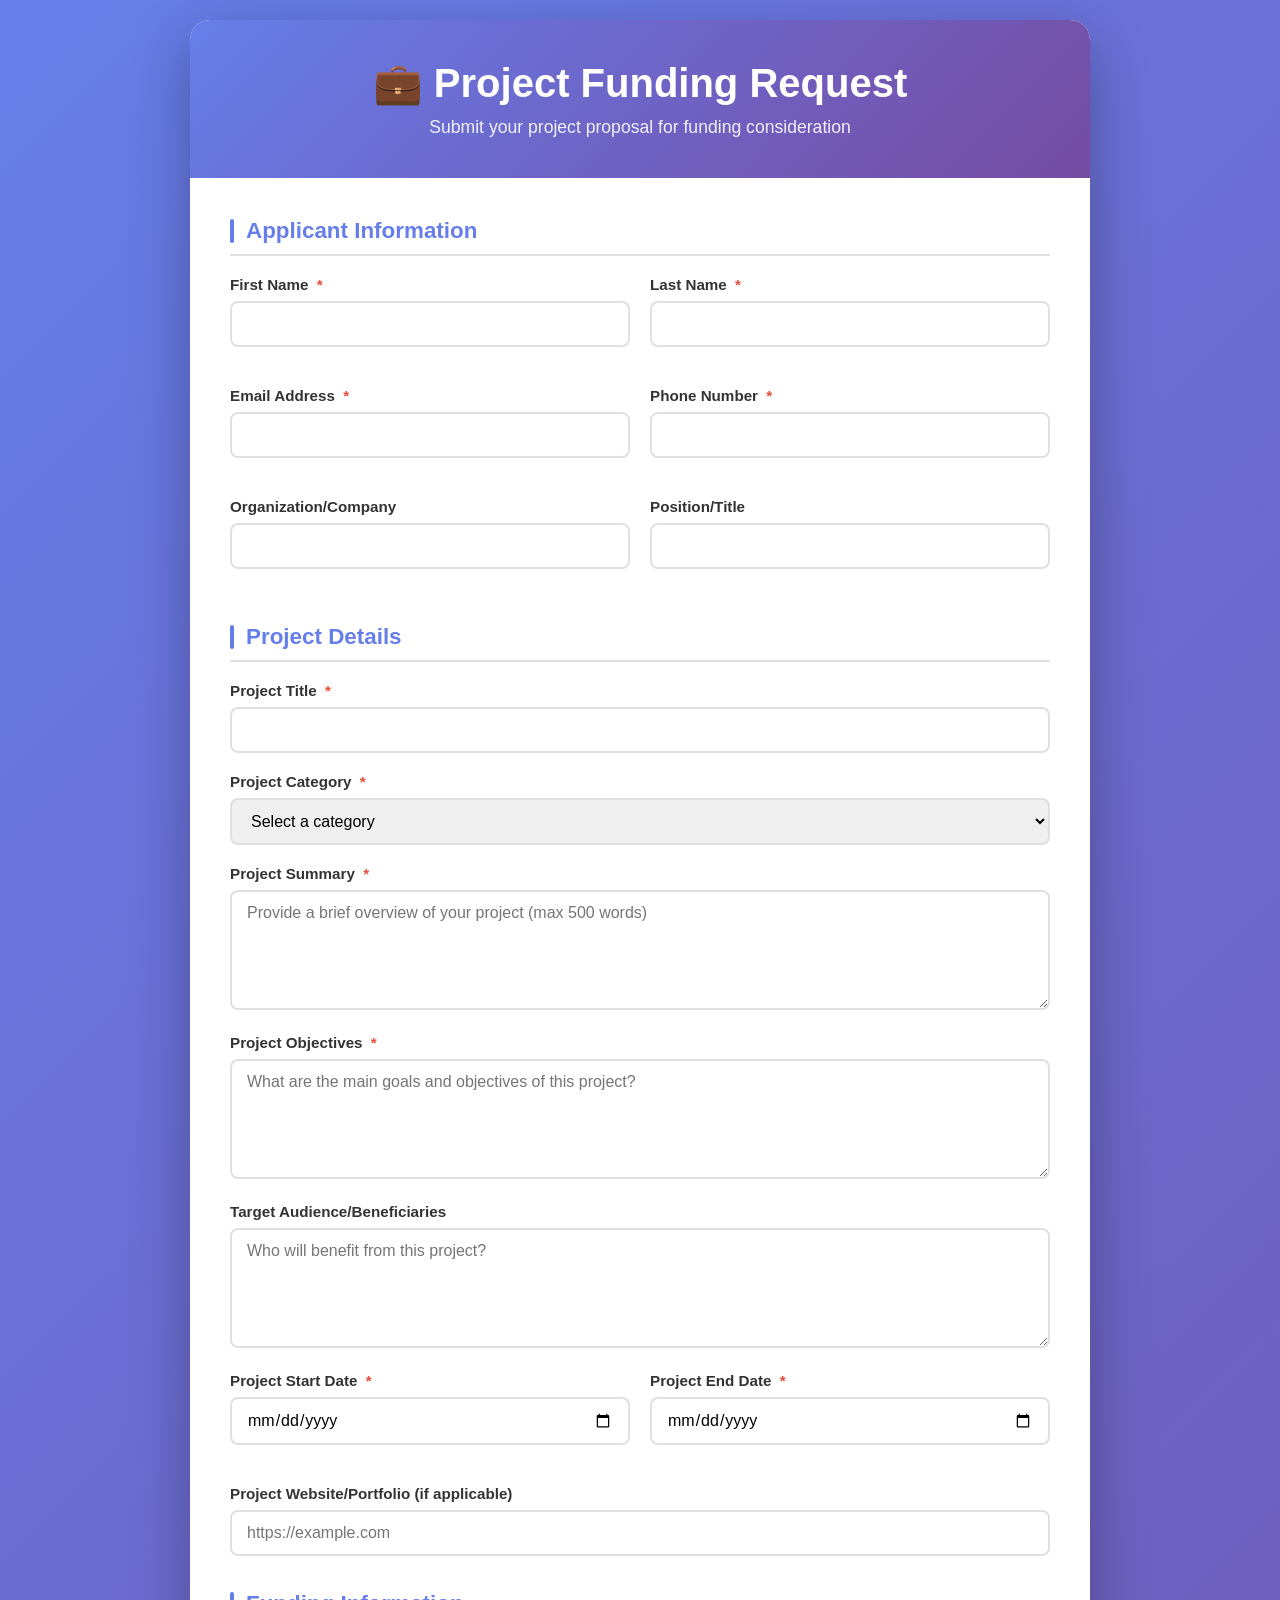
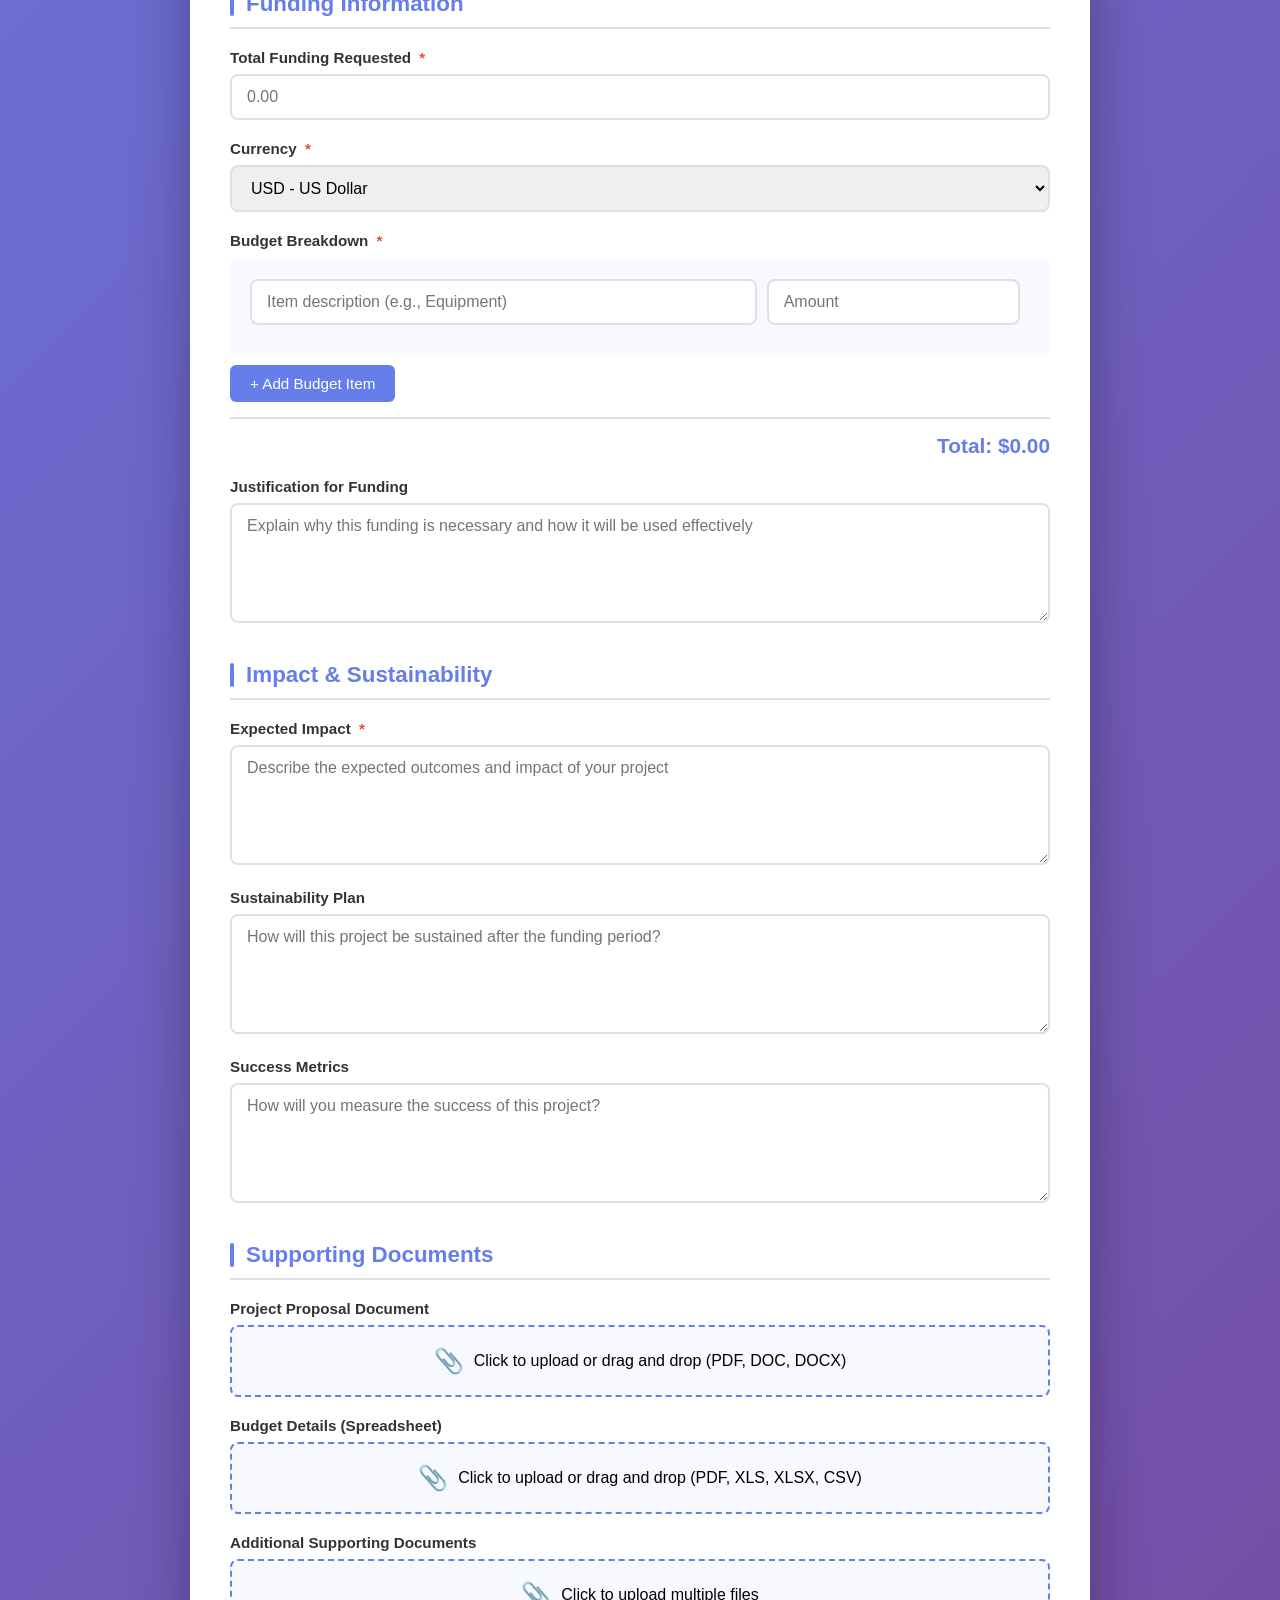
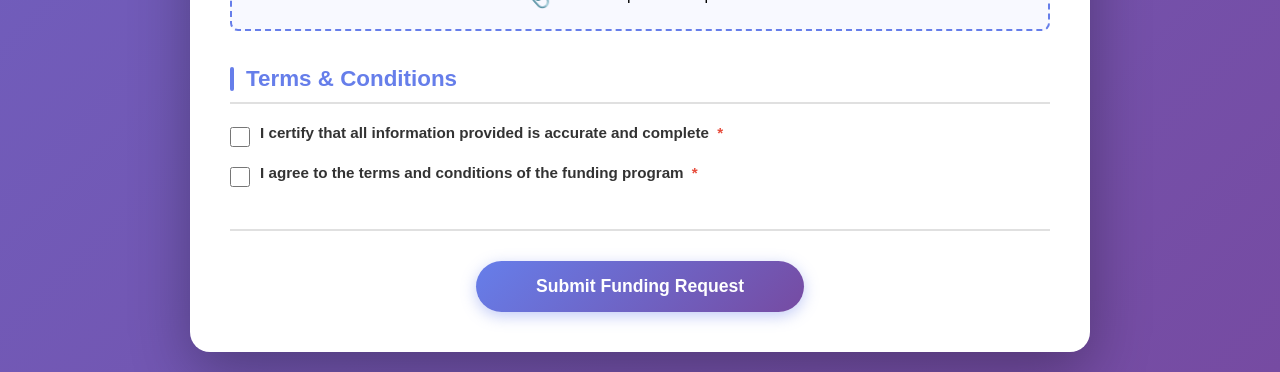
<file: funding_request_form.html>
<!DOCTYPE html>
<html lang="en">
<head>
    <meta charset="UTF-8">
    <meta name="viewport" content="width=device-width, initial-scale=1.0">
    <title>Project Funding Request</title>
    <style>
        * {
            margin: 0;
            padding: 0;
            box-sizing: border-box;
        }

        body {
            font-family: 'Segoe UI', Tahoma, Geneva, Verdana, sans-serif;
            background: linear-gradient(135deg, #667eea 0%, #764ba2 100%);
            min-height: 100vh;
            padding: 20px;
        }

        .container {
            max-width: 900px;
            margin: 0 auto;
            background: white;
            border-radius: 20px;
            box-shadow: 0 20px 60px rgba(0, 0, 0, 0.3);
            overflow: hidden;
        }

        .header {
            background: linear-gradient(135deg, #667eea 0%, #764ba2 100%);
            color: white;
            padding: 40px;
            text-align: center;
        }

        .header h1 {
            font-size: 2.5em;
            margin-bottom: 10px;
        }

        .header p {
            font-size: 1.1em;
            opacity: 0.9;
        }

        .form-content {
            padding: 40px;
        }

        .section {
            margin-bottom: 35px;
        }

        .section-title {
            font-size: 1.4em;
            color: #667eea;
            margin-bottom: 20px;
            padding-bottom: 10px;
            border-bottom: 2px solid #e0e0e0;
            display: flex;
            align-items: center;
        }

        .section-title::before {
            content: '';
            width: 4px;
            height: 24px;
            background: #667eea;
            margin-right: 12px;
            border-radius: 2px;
        }

        .form-row {
            display: grid;
            grid-template-columns: 1fr 1fr;
            gap: 20px;
            margin-bottom: 20px;
        }

        .form-group {
            margin-bottom: 20px;
        }

        .form-group.full-width {
            grid-column: 1 / -1;
        }

        label {
            display: block;
            margin-bottom: 8px;
            color: #333;
            font-weight: 600;
            font-size: 0.95em;
        }

        .required {
            color: #e74c3c;
            margin-left: 4px;
        }

        input[type="text"],
        input[type="email"],
        input[type="tel"],
        input[type="number"],
        input[type="date"],
        input[type="url"],
        select,
        textarea {
            width: 100%;
            padding: 12px 15px;
            border: 2px solid #e0e0e0;
            border-radius: 8px;
            font-size: 1em;
            transition: all 0.3s ease;
            font-family: inherit;
        }

        input:focus,
        select:focus,
        textarea:focus {
            outline: none;
            border-color: #667eea;
            box-shadow: 0 0 0 3px rgba(102, 126, 234, 0.1);
        }

        textarea {
            resize: vertical;
            min-height: 120px;
        }

        .file-upload {
            position: relative;
            display: inline-block;
            width: 100%;
        }

        .file-upload input[type="file"] {
            position: absolute;
            opacity: 0;
            width: 100%;
            height: 100%;
            cursor: pointer;
        }

        .file-upload-label {
            display: flex;
            align-items: center;
            justify-content: center;
            padding: 20px;
            border: 2px dashed #667eea;
            border-radius: 8px;
            background: #f8f9ff;
            cursor: pointer;
            transition: all 0.3s ease;
        }

        .file-upload-label:hover {
            background: #eef1ff;
            border-color: #764ba2;
        }

        .file-upload-label::before {
            content: '📎';
            font-size: 1.5em;
            margin-right: 10px;
        }

        .budget-breakdown {
            background: #f8f9ff;
            padding: 20px;
            border-radius: 8px;
            margin-top: 10px;
        }

        .budget-item {
            display: grid;
            grid-template-columns: 2fr 1fr auto;
            gap: 10px;
            margin-bottom: 10px;
            align-items: end;
        }

        .add-btn {
            background: #667eea;
            color: white;
            border: none;
            padding: 10px 20px;
            border-radius: 6px;
            cursor: pointer;
            font-size: 0.95em;
            transition: all 0.3s ease;
            margin-top: 10px;
        }

        .add-btn:hover {
            background: #764ba2;
            transform: translateY(-2px);
        }

        .remove-btn {
            background: #e74c3c;
            color: white;
            border: none;
            padding: 12px 15px;
            border-radius: 6px;
            cursor: pointer;
            font-size: 0.9em;
        }

        .remove-btn:hover {
            background: #c0392b;
        }

        .total-amount {
            text-align: right;
            font-size: 1.3em;
            font-weight: bold;
            color: #667eea;
            margin-top: 15px;
            padding-top: 15px;
            border-top: 2px solid #e0e0e0;
        }

        .checkbox-group {
            display: flex;
            align-items: center;
            margin-bottom: 15px;
        }

        .checkbox-group input[type="checkbox"] {
            width: 20px;
            height: 20px;
            margin-right: 10px;
            cursor: pointer;
        }

        .submit-section {
            text-align: center;
            margin-top: 40px;
            padding-top: 30px;
            border-top: 2px solid #e0e0e0;
        }

        .submit-btn {
            background: linear-gradient(135deg, #667eea 0%, #764ba2 100%);
            color: white;
            border: none;
            padding: 15px 60px;
            font-size: 1.1em;
            font-weight: 600;
            border-radius: 50px;
            cursor: pointer;
            transition: all 0.3s ease;
            box-shadow: 0 4px 15px rgba(102, 126, 234, 0.4);
        }

        .submit-btn:hover {
            transform: translateY(-3px);
            box-shadow: 0 6px 20px rgba(102, 126, 234, 0.6);
        }

        .submit-btn:active {
            transform: translateY(-1px);
        }

        @media (max-width: 768px) {
            .form-row {
                grid-template-columns: 1fr;
            }

            .header h1 {
                font-size: 1.8em;
            }

            .form-content {
                padding: 20px;
            }

            .budget-item {
                grid-template-columns: 1fr;
            }
        }

        .success-message {
            display: none;
            background: #d4edda;
            color: #155724;
            padding: 20px;
            border-radius: 8px;
            margin-bottom: 20px;
            border: 1px solid #c3e6cb;
        }

        .error {
            border-color: #e74c3c !important;
        }

        .error-message {
            color: #e74c3c;
            font-size: 0.85em;
            margin-top: 5px;
            display: none;
        }
    </style>
</head>
<body>
    <div class="container">
        <div class="header">
            <h1>💼 Project Funding Request</h1>
            <p>Submit your project proposal for funding consideration</p>
        </div>

        <div class="form-content">
            <div class="success-message" id="successMessage">
                ✓ Your funding request has been submitted successfully!
            </div>

            <form id="fundingForm">
                <!-- Applicant Information -->
                <div class="section">
                    <h2 class="section-title">Applicant Information</h2>
                    <div class="form-row">
                        <div class="form-group">
                            <label>First Name <span class="required">*</span></label>
                            <input type="text" name="firstName" required>
                        </div>
                        <div class="form-group">
                            <label>Last Name <span class="required">*</span></label>
                            <input type="text" name="lastName" required>
                        </div>
                    </div>
                    <div class="form-row">
                        <div class="form-group">
                            <label>Email Address <span class="required">*</span></label>
                            <input type="email" name="email" required>
                        </div>
                        <div class="form-group">
                            <label>Phone Number <span class="required">*</span></label>
                            <input type="tel" name="phone" required>
                        </div>
                    </div>
                    <div class="form-row">
                        <div class="form-group">
                            <label>Organization/Company</label>
                            <input type="text" name="organization">
                        </div>
                        <div class="form-group">
                            <label>Position/Title</label>
                            <input type="text" name="position">
                        </div>
                    </div>
                </div>

                <!-- Project Details -->
                <div class="section">
                    <h2 class="section-title">Project Details</h2>
                    <div class="form-group">
                        <label>Project Title <span class="required">*</span></label>
                        <input type="text" name="projectTitle" required>
                    </div>
                    <div class="form-group">
                        <label>Project Category <span class="required">*</span></label>
                        <select name="category" required>
                            <option value="">Select a category</option>
                            <option value="technology">Technology & Innovation</option>
                            <option value="education">Education</option>
                            <option value="healthcare">Healthcare</option>
                            <option value="environment">Environment & Sustainability</option>
                            <option value="social">Social Impact</option>
                            <option value="arts">Arts & Culture</option>
                            <option value="research">Research & Development</option>
                            <option value="other">Other</option>
                        </select>
                    </div>
                    <div class="form-group">
                        <label>Project Summary <span class="required">*</span></label>
                        <textarea name="summary" placeholder="Provide a brief overview of your project (max 500 words)" required></textarea>
                    </div>
                    <div class="form-group">
                        <label>Project Objectives <span class="required">*</span></label>
                        <textarea name="objectives" placeholder="What are the main goals and objectives of this project?" required></textarea>
                    </div>
                    <div class="form-group">
                        <label>Target Audience/Beneficiaries</label>
                        <textarea name="targetAudience" placeholder="Who will benefit from this project?"></textarea>
                    </div>
                    <div class="form-row">
                        <div class="form-group">
                            <label>Project Start Date <span class="required">*</span></label>
                            <input type="date" name="startDate" required>
                        </div>
                        <div class="form-group">
                            <label>Project End Date <span class="required">*</span></label>
                            <input type="date" name="endDate" required>
                        </div>
                    </div>
                    <div class="form-group">
                        <label>Project Website/Portfolio (if applicable)</label>
                        <input type="url" name="website" placeholder="https://example.com">
                    </div>
                </div>

                <!-- Funding Information -->
                <div class="section">
                    <h2 class="section-title">Funding Information</h2>
                    <div class="form-group">
                        <label>Total Funding Requested <span class="required">*</span></label>
                        <input type="number" name="fundingAmount" id="fundingAmount" placeholder="0.00" step="0.01" required>
                    </div>
                    <div class="form-group">
                        <label>Currency <span class="required">*</span></label>
                        <select name="currency" required>
                            <option value="USD">USD - US Dollar</option>
                            <option value="EUR">EUR - Euro</option>
                            <option value="GBP">GBP - British Pound</option>
                            <option value="CAD">CAD - Canadian Dollar</option>
                            <option value="AUD">AUD - Australian Dollar</option>
                            <option value="INR">INR - Indian Rupee</option>
                        </select>
                    </div>
                    
                    <div class="form-group">
                        <label>Budget Breakdown <span class="required">*</span></label>
                        <div class="budget-breakdown" id="budgetBreakdown">
                            <div class="budget-item">
                                <div>
                                    <input type="text" placeholder="Item description (e.g., Equipment)" name="budgetItem[]" required>
                                </div>
                                <div>
                                    <input type="number" placeholder="Amount" name="budgetAmount[]" step="0.01" class="budget-amount" required>
                                </div>
                                <div>
                                    <button type="button" class="remove-btn" onclick="removeBudgetItem(this)" style="display: none;">✕</button>
                                </div>
                            </div>
                        </div>
                        <button type="button" class="add-btn" onclick="addBudgetItem()">+ Add Budget Item</button>
                        <div class="total-amount">Total: $<span id="totalAmount">0.00</span></div>
                    </div>

                    <div class="form-group">
                        <label>Justification for Funding</label>
                        <textarea name="justification" placeholder="Explain why this funding is necessary and how it will be used effectively"></textarea>
                    </div>
                </div>

                <!-- Impact & Sustainability -->
                <div class="section">
                    <h2 class="section-title">Impact & Sustainability</h2>
                    <div class="form-group">
                        <label>Expected Impact <span class="required">*</span></label>
                        <textarea name="impact" placeholder="Describe the expected outcomes and impact of your project" required></textarea>
                    </div>
                    <div class="form-group">
                        <label>Sustainability Plan</label>
                        <textarea name="sustainability" placeholder="How will this project be sustained after the funding period?"></textarea>
                    </div>
                    <div class="form-group">
                        <label>Success Metrics</label>
                        <textarea name="metrics" placeholder="How will you measure the success of this project?"></textarea>
                    </div>
                </div>

                <!-- Supporting Documents -->
                <div class="section">
                    <h2 class="section-title">Supporting Documents</h2>
                    <div class="form-group">
                        <label>Project Proposal Document</label>
                        <div class="file-upload">
                            <input type="file" name="proposal" accept=".pdf,.doc,.docx" id="proposalFile">
                            <div class="file-upload-label">
                                <span id="proposalFileName">Click to upload or drag and drop (PDF, DOC, DOCX)</span>
                            </div>
                        </div>
                    </div>
                    <div class="form-group">
                        <label>Budget Details (Spreadsheet)</label>
                        <div class="file-upload">
                            <input type="file" name="budgetFile" accept=".pdf,.xls,.xlsx,.csv" id="budgetFile">
                            <div class="file-upload-label">
                                <span id="budgetFileName">Click to upload or drag and drop (PDF, XLS, XLSX, CSV)</span>
                            </div>
                        </div>
                    </div>
                    <div class="form-group">
                        <label>Additional Supporting Documents</label>
                        <div class="file-upload">
                            <input type="file" name="additional" multiple id="additionalFiles">
                            <div class="file-upload-label">
                                <span id="additionalFileName">Click to upload multiple files</span>
                            </div>
                        </div>
                    </div>
                </div>

                <!-- Terms & Conditions -->
                <div class="section">
                    <h2 class="section-title">Terms & Conditions</h2>
                    <div class="checkbox-group">
                        <input type="checkbox" name="terms" id="terms" required>
                        <label for="terms">I certify that all information provided is accurate and complete <span class="required">*</span></label>
                    </div>
                    <div class="checkbox-group">
                        <input type="checkbox" name="agreement" id="agreement" required>
                        <label for="agreement">I agree to the terms and conditions of the funding program <span class="required">*</span></label>
                    </div>
                </div>

                <!-- Submit Button -->
                <div class="submit-section">
                    <button type="submit" class="submit-btn">Submit Funding Request</button>
                </div>
            </form>
        </div>
    </div>

    <script>
        // File upload handlers
        document.getElementById('proposalFile').addEventListener('change', function(e) {
            const fileName = e.target.files[0]?.name || 'Click to upload or drag and drop (PDF, DOC, DOCX)';
            document.getElementById('proposalFileName').textContent = fileName;
        });

        document.getElementById('budgetFile').addEventListener('change', function(e) {
            const fileName = e.target.files[0]?.name || 'Click to upload or drag and drop (PDF, XLS, XLSX, CSV)';
            document.getElementById('budgetFileName').textContent = fileName;
        });

        document.getElementById('additionalFiles').addEventListener('change', function(e) {
            const fileCount = e.target.files.length;
            const text = fileCount > 0 ? `${fileCount} file(s) selected` : 'Click to upload multiple files';
            document.getElementById('additionalFileName').textContent = text;
        });

        // Budget breakdown functions
        function addBudgetItem() {
            const breakdown = document.getElementById('budgetBreakdown');
            const newItem = document.createElement('div');
            newItem.className = 'budget-item';
            newItem.innerHTML = `
                <div>
                    <input type="text" placeholder="Item description" name="budgetItem[]" required>
                </div>
                <div>
                    <input type="number" placeholder="Amount" name="budgetAmount[]" step="0.01" class="budget-amount" required>
                </div>
                <div>
                    <button type="button" class="remove-btn" onclick="removeBudgetItem(this)">✕</button>
                </div>
            `;
            breakdown.appendChild(newItem);
            
            // Show remove button on first item if more than one exists
            const items = breakdown.querySelectorAll('.budget-item');
            if (items.length > 1) {
                items[0].querySelector('.remove-btn').style.display = 'block';
            }
            
            // Add event listener to new amount input
            newItem.querySelector('.budget-amount').addEventListener('input', calculateTotal);
        }

        function removeBudgetItem(btn) {
            const breakdown = document.getElementById('budgetBreakdown');
            const items = breakdown.querySelectorAll('.budget-item');
            
            if (items.length > 1) {
                btn.closest('.budget-item').remove();
                calculateTotal();
                
                // Hide remove button if only one item left
                const remainingItems = breakdown.querySelectorAll('.budget-item');
                if (remainingItems.length === 1) {
                    remainingItems[0].querySelector('.remove-btn').style.display = 'none';
                }
            }
        }

        function calculateTotal() {
            const amounts = document.querySelectorAll('.budget-amount');
            let total = 0;
            amounts.forEach(input => {
                const value = parseFloat(input.value) || 0;
                total += value;
            });
            document.getElementById('totalAmount').textContent = total.toFixed(2);
            document.getElementById('fundingAmount').value = total.toFixed(2);
        }

        // Add event listeners to initial budget amount input
        document.querySelectorAll('.budget-amount').forEach(input => {
            input.addEventListener('input', calculateTotal);
        });

        // Form submission
        document.getElementById('fundingForm').addEventListener('submit', function(e) {
            e.preventDefault();
            
            // Show success message
            document.getElementById('successMessage').style.display = 'block';
            
            // Scroll to top
            window.scrollTo({ top: 0, behavior: 'smooth' });
            
            // In a real application, you would send the form data to a server
            console.log('Form submitted successfully!');
            
            // Reset form after 2 seconds
            setTimeout(() => {
                this.reset();
                document.getElementById('successMessage').style.display = 'none';
                document.getElementById('proposalFileName').textContent = 'Click to upload or drag and drop (PDF, DOC, DOCX)';
                document.getElementById('budgetFileName').textContent = 'Click to upload or drag and drop (PDF, XLS, XLSX, CSV)';
                document.getElementById('additionalFileName').textContent = 'Click to upload multiple files';
                calculateTotal();
            }, 3000);
        });
    </script>
</body>
</html>
</file>
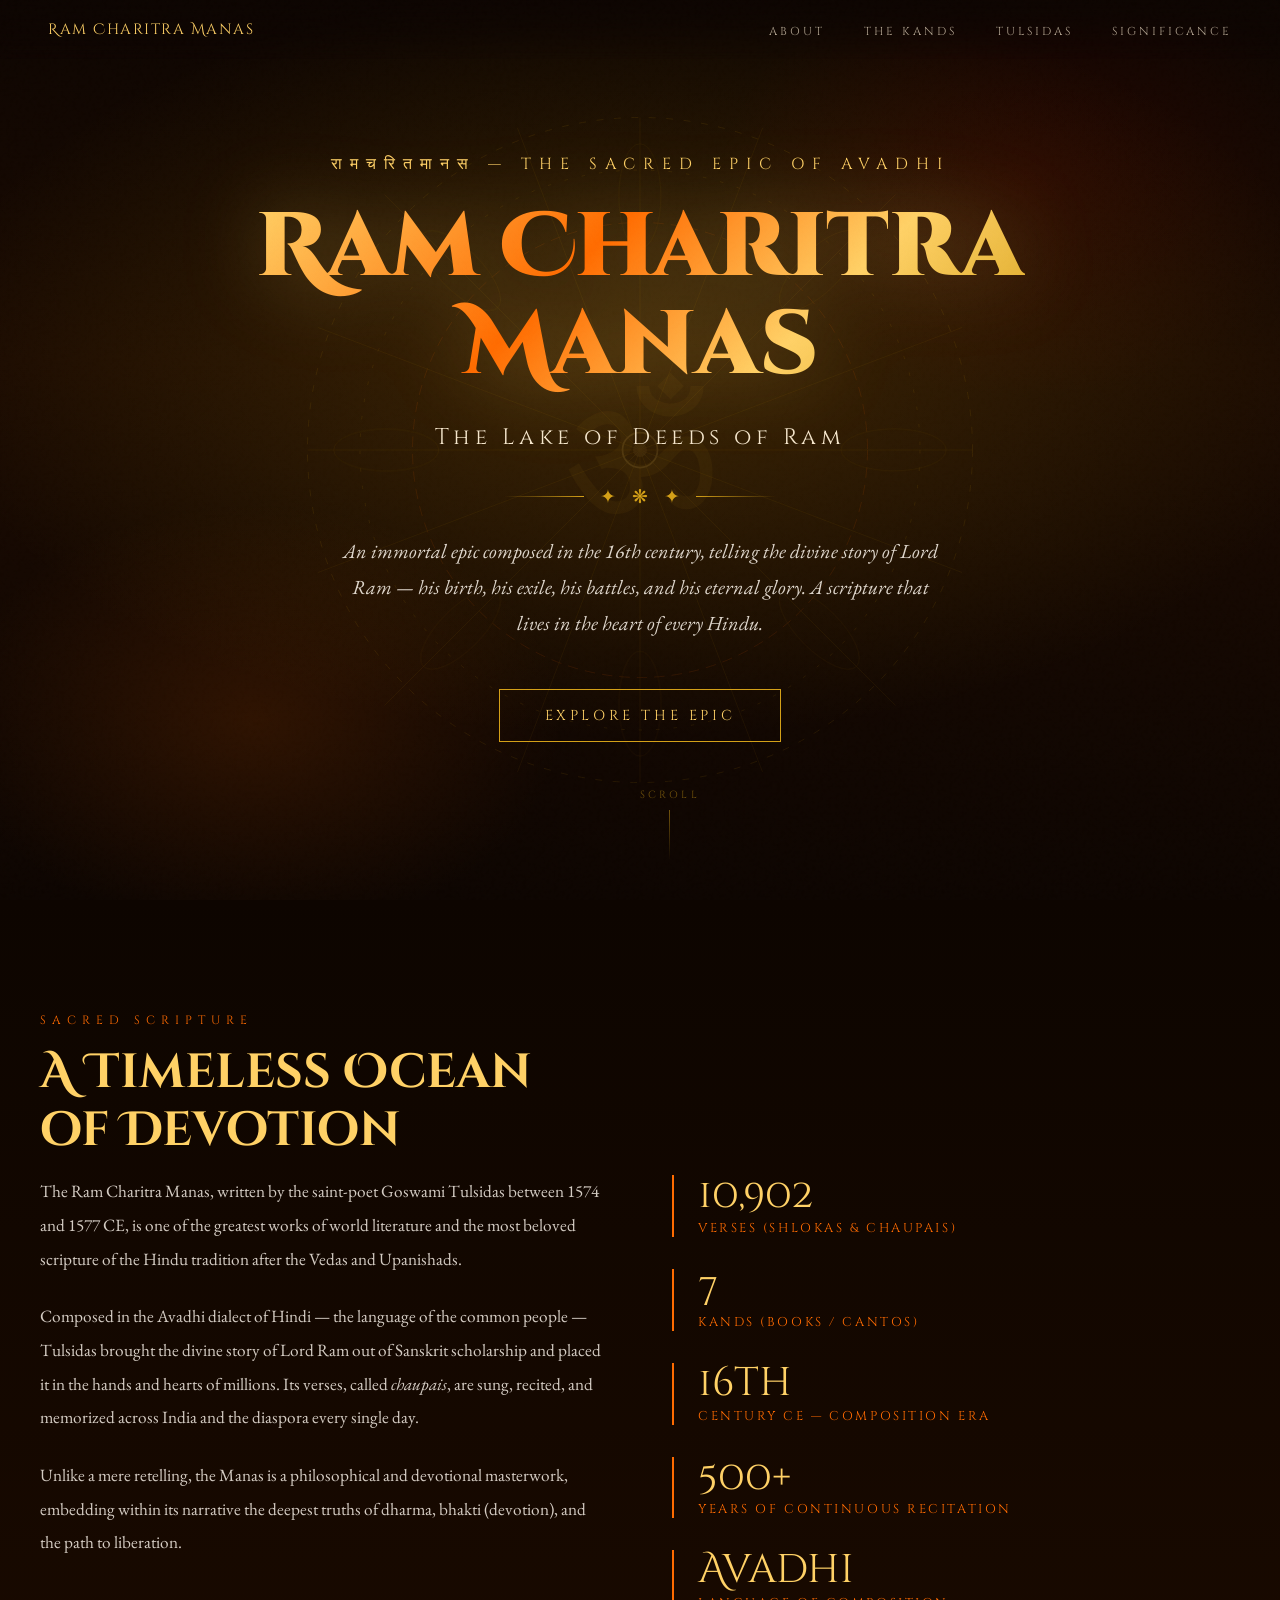
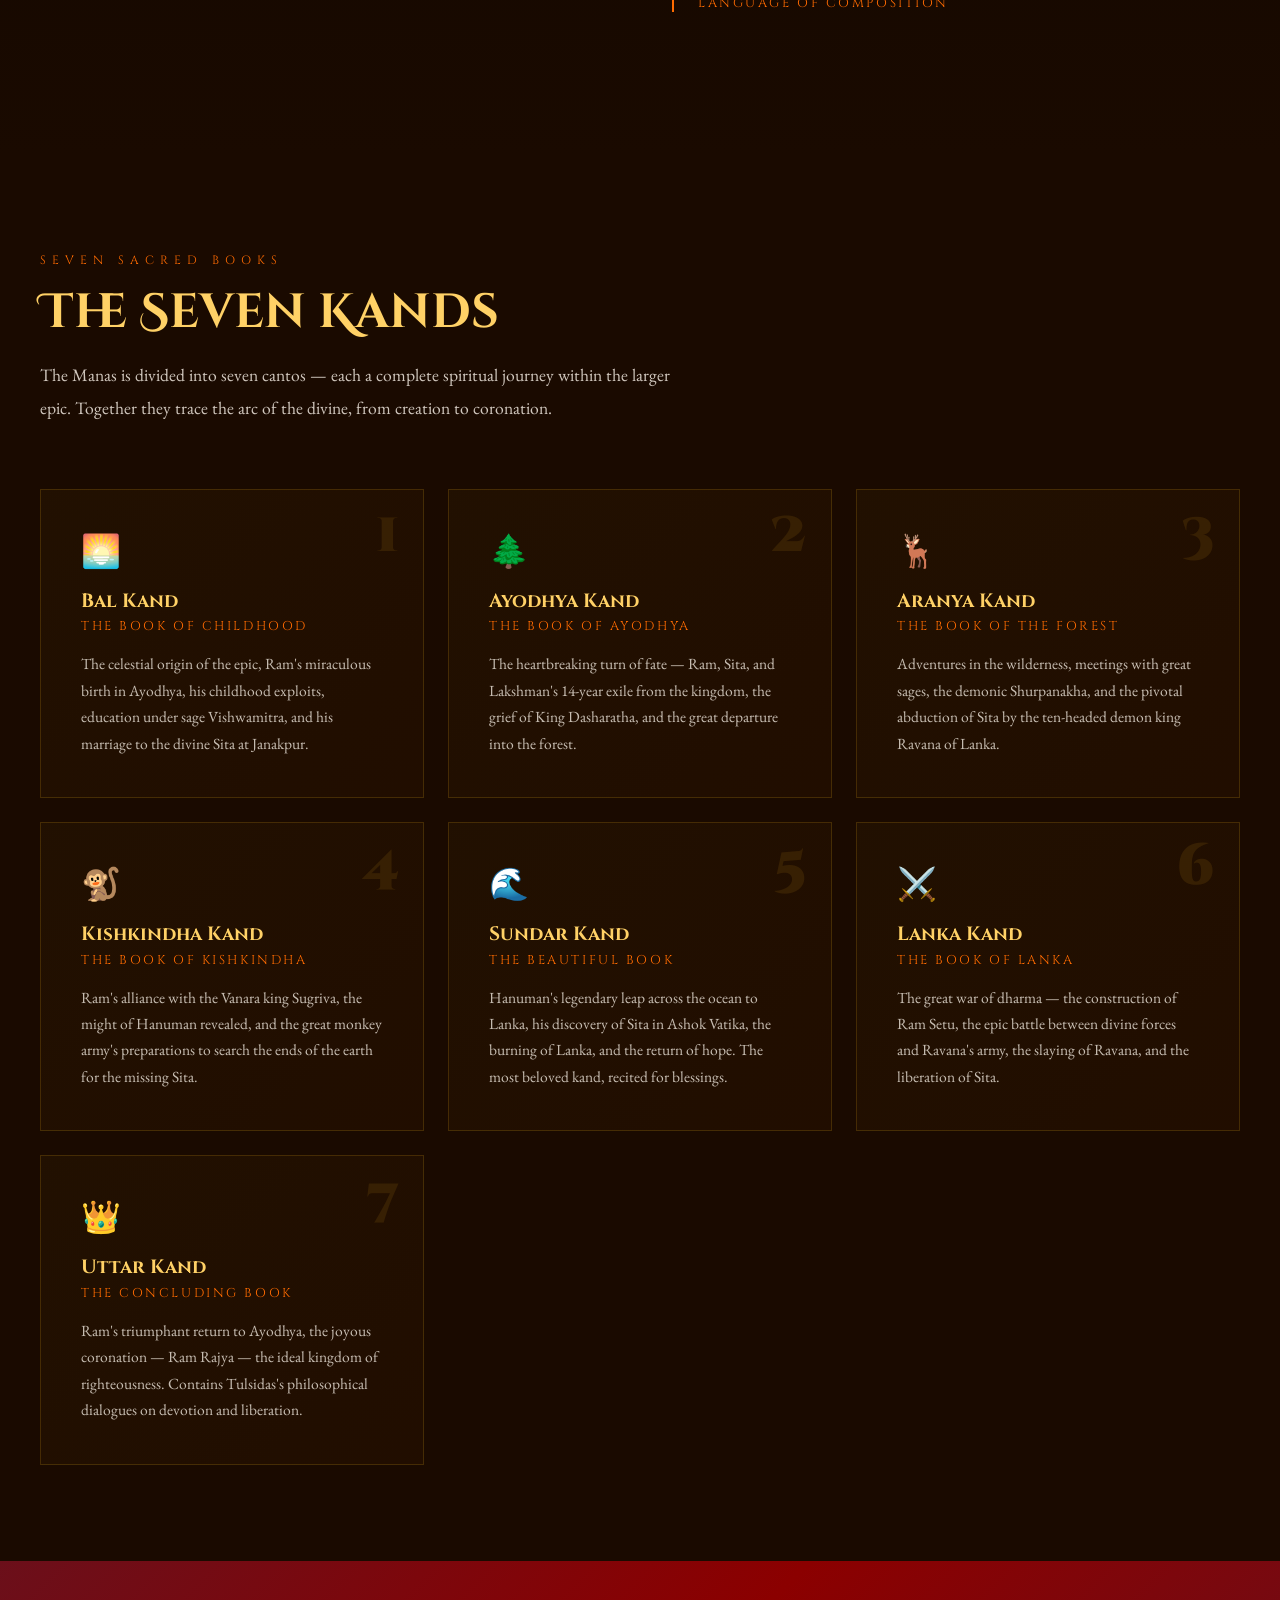
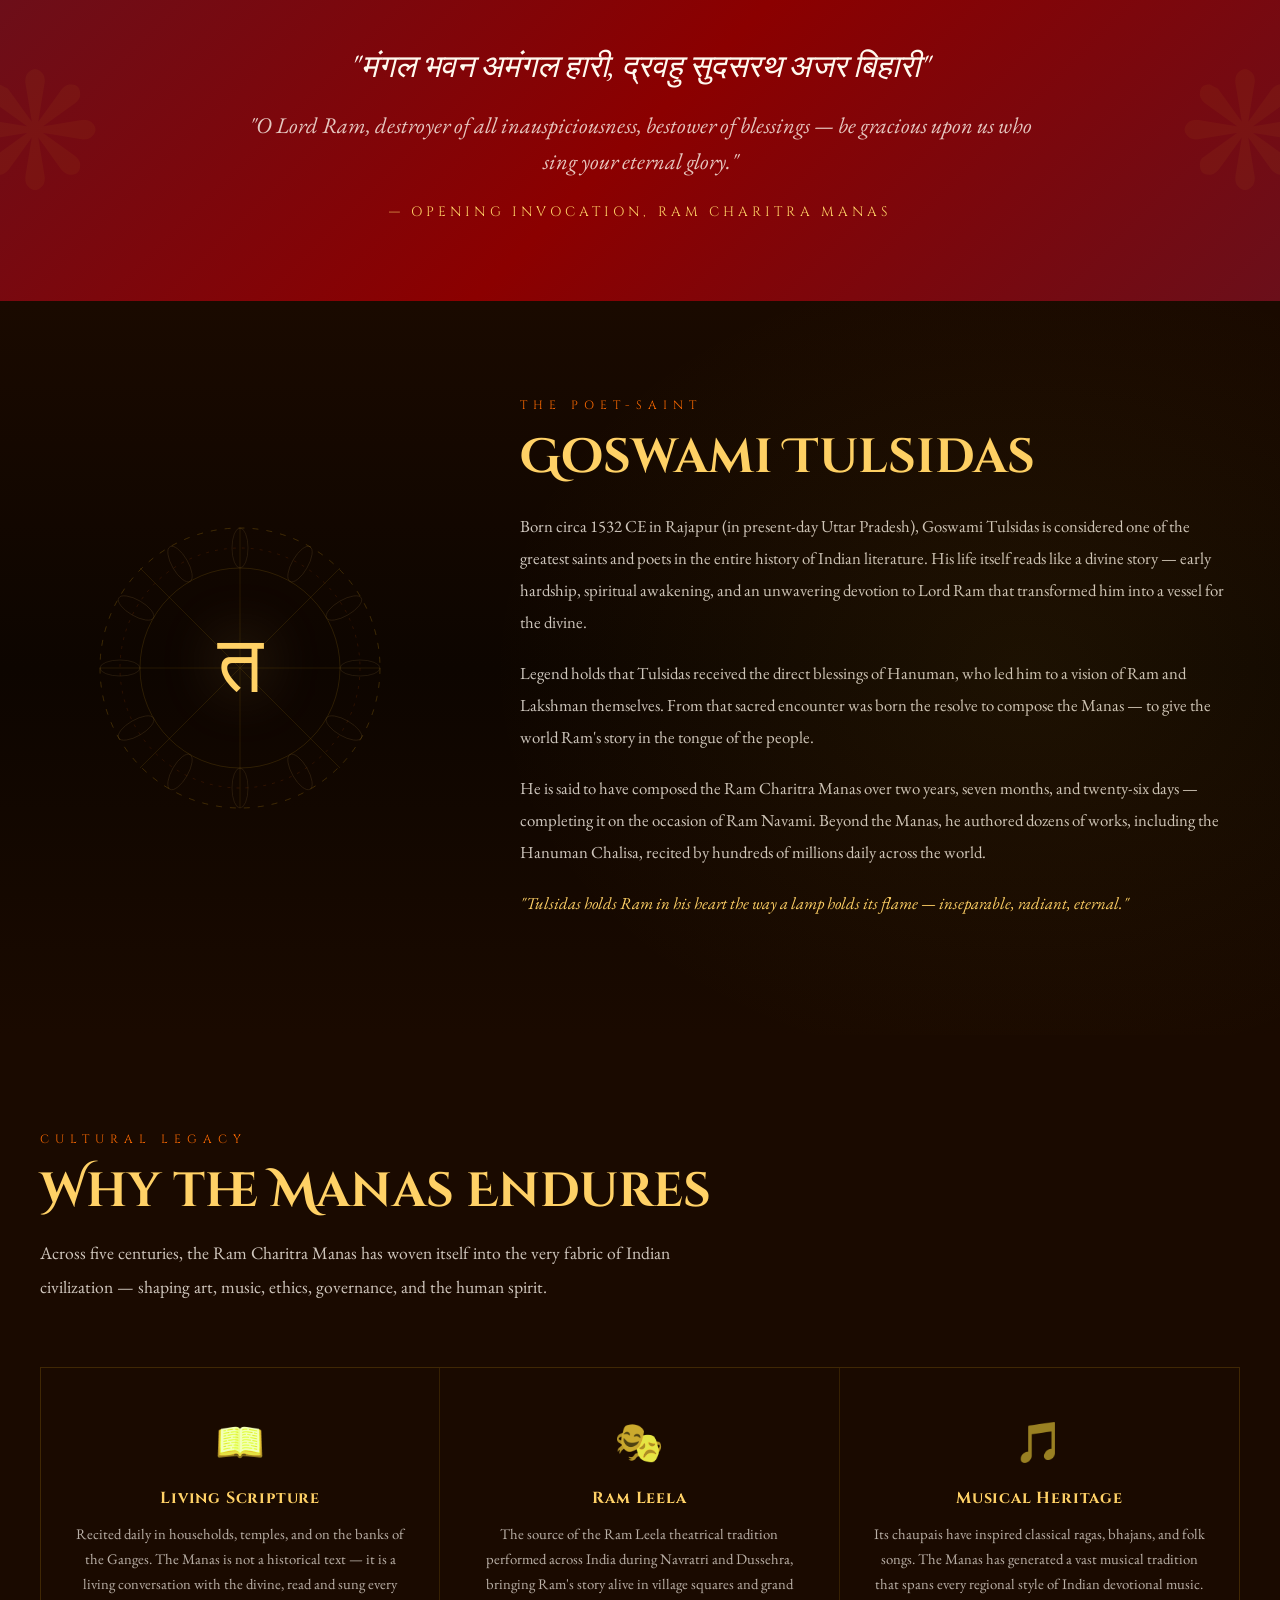
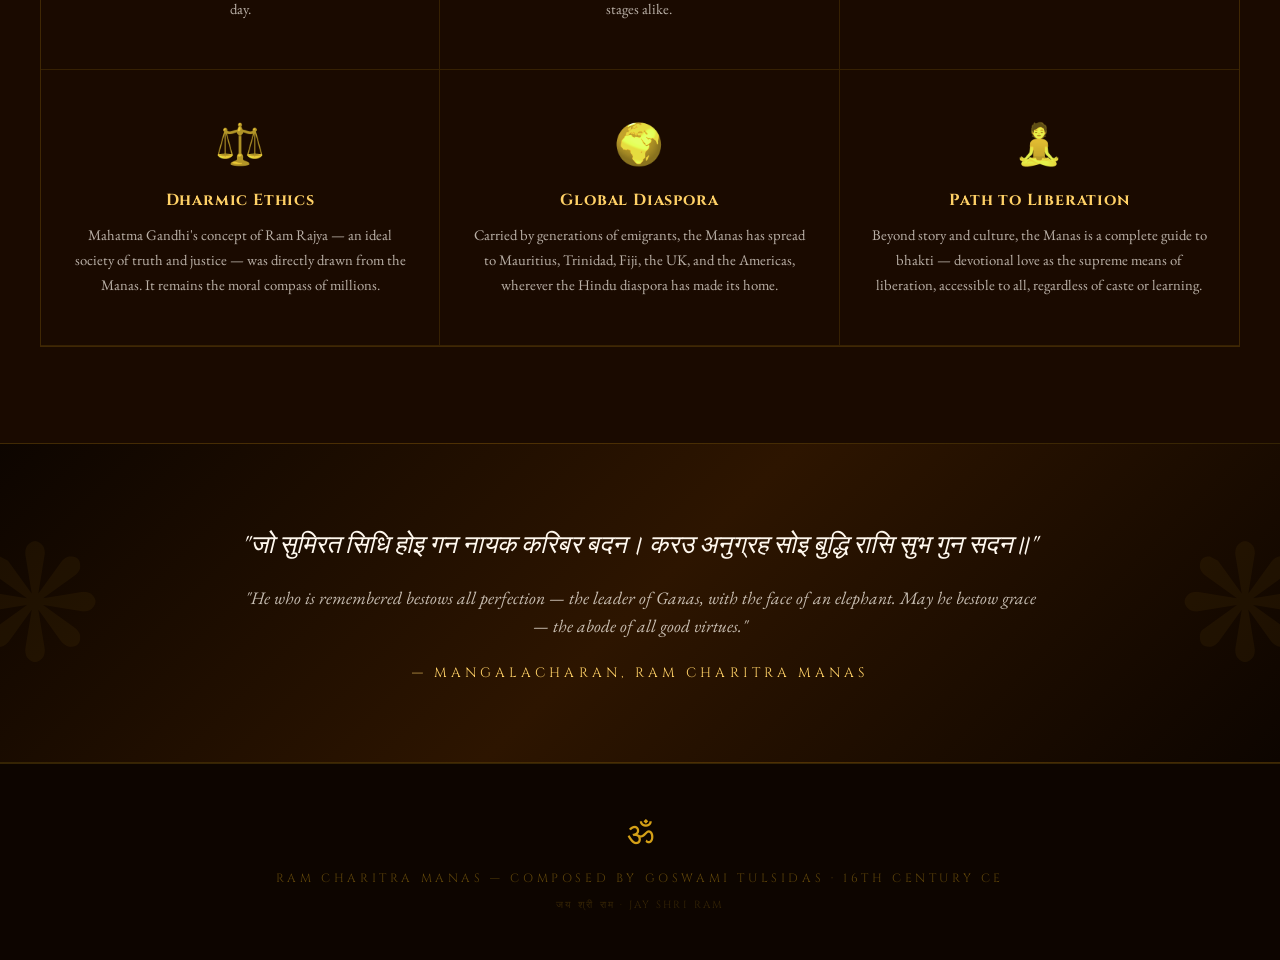
<file: ram-charitra-manas.html>
<!DOCTYPE html>
<html lang="en">
<head>
<meta charset="UTF-8">
<meta name="viewport" content="width=device-width, initial-scale=1.0">
<title>Ram Charitra Manas — The Sacred Epic</title>
<link href="https://fonts.googleapis.com/css2?family=Cinzel+Decorative:wght@400;700;900&family=Cinzel:wght@400;600;700&family=EB+Garamond:ital,wght@0,400;0,500;1,400;1,500&display=swap" rel="stylesheet">
<style>
  :root {
    --saffron: #FF6B00;
    --deep-saffron: #E85A00;
    --gold: #D4A017;
    --bright-gold: #FFD166;
    --crimson: #8B0000;
    --maroon: #6B0F1A;
    --cream: #FFF8EE;
    --parchment: #F5E6CC;
    --dark: #1A0A00;
    --mid: #2D1500;
  }

  *, *::before, *::after { margin: 0; padding: 0; box-sizing: border-box; }

  html { scroll-behavior: smooth; }

  body {
    background: var(--dark);
    color: var(--cream);
    font-family: 'EB Garamond', serif;
    overflow-x: hidden;
    cursor: default;
  }

  /* Noise texture overlay */
  body::before {
    content: '';
    position: fixed;
    inset: 0;
    background-image: url("data:image/svg+xml,%3Csvg viewBox='0 0 256 256' xmlns='http://www.w3.org/2000/svg'%3E%3Cfilter id='noise'%3E%3CfeTurbulence type='fractalNoise' baseFrequency='0.9' numOctaves='4' stitchTiles='stitch'/%3E%3C/filter%3E%3Crect width='100%25' height='100%25' filter='url(%23noise)' opacity='0.04'/%3E%3C/svg%3E");
    pointer-events: none;
    z-index: 9999;
    opacity: 0.4;
  }

  /* ===== HERO ===== */
  .hero {
    position: relative;
    min-height: 100vh;
    display: flex;
    flex-direction: column;
    align-items: center;
    justify-content: center;
    text-align: center;
    overflow: hidden;
    padding: 2rem;
  }

  .hero-bg {
    position: absolute;
    inset: 0;
    background:
      radial-gradient(ellipse 80% 60% at 50% 40%, rgba(212,160,23,0.18) 0%, transparent 70%),
      radial-gradient(ellipse 40% 40% at 20% 80%, rgba(255,107,0,0.12) 0%, transparent 60%),
      radial-gradient(ellipse 40% 40% at 80% 20%, rgba(139,0,0,0.15) 0%, transparent 60%),
      linear-gradient(180deg, #0D0500 0%, #1A0A00 40%, #0D0500 100%);
  }

  /* Mandala SVG ring */
  .mandala-ring {
    position: absolute;
    width: min(700px, 95vw);
    height: min(700px, 95vw);
    top: 50%;
    left: 50%;
    transform: translate(-50%, -50%);
    opacity: 0.12;
    animation: slowSpin 60s linear infinite;
  }

  @keyframes slowSpin { to { transform: translate(-50%, -50%) rotate(360deg); } }

  .mandala-ring-outer {
    position: absolute;
    width: min(900px, 110vw);
    height: min(900px, 110vw);
    top: 50%;
    left: 50%;
    transform: translate(-50%, -50%);
    opacity: 0.06;
    animation: slowSpin 90s linear infinite reverse;
  }

  .om-symbol {
    position: absolute;
    font-size: clamp(6rem, 14vw, 12rem);
    top: 50%;
    left: 50%;
    transform: translate(-50%, -50%);
    opacity: 0.05;
    color: var(--gold);
    line-height: 1;
    animation: pulse 4s ease-in-out infinite;
    pointer-events: none;
    z-index: 0;
  }

  @keyframes pulse {
    0%, 100% { opacity: 0.05; transform: translate(-50%, -50%) scale(1); }
    50% { opacity: 0.09; transform: translate(-50%, -50%) scale(1.03); }
  }

  .hero-content {
    position: relative;
    z-index: 2;
    animation: fadeInUp 1.4s ease forwards;
  }

  @keyframes fadeInUp {
    from { opacity: 0; transform: translateY(40px); }
    to { opacity: 1; transform: translateY(0); }
  }

  .sanskrit-header {
    font-family: 'Cinzel', serif;
    font-size: clamp(0.7rem, 1.5vw, 1rem);
    letter-spacing: 0.5em;
    color: var(--bright-gold);
    text-transform: uppercase;
    margin-bottom: 1.5rem;
    opacity: 0;
    animation: fadeInUp 1s 0.3s ease forwards;
  }

  .hero-title {
    font-family: 'Cinzel Decorative', cursive;
    font-size: clamp(2.5rem, 7vw, 6.5rem);
    font-weight: 900;
    line-height: 1.1;
    background: linear-gradient(135deg, var(--bright-gold) 0%, var(--saffron) 40%, var(--bright-gold) 70%, var(--gold) 100%);
    -webkit-background-clip: text;
    -webkit-text-fill-color: transparent;
    background-clip: text;
    margin-bottom: 0.3em;
    opacity: 0;
    animation: fadeInUp 1s 0.5s ease forwards;
    text-shadow: none;
    filter: drop-shadow(0 0 40px rgba(255,209,102,0.3));
  }

  .hero-subtitle {
    font-family: 'Cinzel', serif;
    font-size: clamp(0.9rem, 2vw, 1.4rem);
    color: var(--parchment);
    letter-spacing: 0.2em;
    margin-bottom: 2rem;
    opacity: 0;
    animation: fadeInUp 1s 0.7s ease forwards;
  }

  .divider {
    display: flex;
    align-items: center;
    gap: 1rem;
    justify-content: center;
    margin: 1.5rem auto;
    opacity: 0;
    animation: fadeInUp 1s 0.9s ease forwards;
  }
  .divider-line { width: 80px; height: 1px; background: linear-gradient(90deg, transparent, var(--gold)); }
  .divider-line.rev { background: linear-gradient(90deg, var(--gold), transparent); }
  .divider-symbol { color: var(--gold); font-size: 1.2rem; }

  .hero-desc {
    font-size: clamp(1rem, 1.8vw, 1.25rem);
    line-height: 1.8;
    max-width: 600px;
    margin: 0 auto 3rem;
    color: rgba(255,248,238,0.85);
    font-style: italic;
    opacity: 0;
    animation: fadeInUp 1s 1.1s ease forwards;
  }

  .hero-cta {
    display: inline-block;
    padding: 1rem 2.8rem;
    border: 1px solid var(--gold);
    color: var(--bright-gold);
    font-family: 'Cinzel', serif;
    font-size: 0.9rem;
    letter-spacing: 0.25em;
    text-decoration: none;
    text-transform: uppercase;
    position: relative;
    overflow: hidden;
    transition: color 0.3s;
    opacity: 0;
    animation: fadeInUp 1s 1.3s ease forwards;
  }

  .hero-cta::before {
    content: '';
    position: absolute;
    inset: 0;
    background: linear-gradient(135deg, var(--gold), var(--saffron));
    transform: translateX(-100%);
    transition: transform 0.4s cubic-bezier(0.77,0,0.18,1);
    z-index: -1;
  }

  .hero-cta:hover { color: var(--dark); }
  .hero-cta:hover::before { transform: translateX(0); }

  .scroll-indicator {
    position: absolute;
    bottom: 2.5rem;
    left: 50%;
    transform: translateX(-50%);
    display: flex;
    flex-direction: column;
    align-items: center;
    gap: 0.5rem;
    font-family: 'Cinzel', serif;
    font-size: 0.65rem;
    letter-spacing: 0.3em;
    color: rgba(212,160,23,0.5);
    text-transform: uppercase;
    animation: fadeInUp 1s 1.8s ease forwards;
    opacity: 0;
  }

  .scroll-line {
    width: 1px;
    height: 50px;
    background: linear-gradient(180deg, rgba(212,160,23,0.5), transparent);
    animation: scrollLine 2s ease-in-out infinite;
  }

  @keyframes scrollLine {
    0%, 100% { transform: scaleY(1); opacity: 0.5; }
    50% { transform: scaleY(0.5); opacity: 0.2; }
  }

  /* ===== KAND (BOOKS) SECTION ===== */
  .section {
    padding: 6rem 2rem;
    max-width: 1200px;
    margin: 0 auto;
  }

  .section-label {
    font-family: 'Cinzel', serif;
    font-size: 0.75rem;
    letter-spacing: 0.5em;
    text-transform: uppercase;
    color: var(--saffron);
    margin-bottom: 1rem;
    display: block;
  }

  .section-title {
    font-family: 'Cinzel Decorative', cursive;
    font-size: clamp(1.8rem, 4vw, 3rem);
    color: var(--bright-gold);
    margin-bottom: 1rem;
    line-height: 1.2;
  }

  .section-intro {
    font-size: 1.1rem;
    line-height: 1.9;
    color: rgba(255,248,238,0.8);
    max-width: 650px;
    margin-bottom: 4rem;
  }

  /* Kands grid */
  .kands-grid {
    display: grid;
    grid-template-columns: repeat(auto-fit, minmax(300px, 1fr));
    gap: 1.5rem;
  }

  .kand-card {
    position: relative;
    padding: 2.5rem;
    border: 1px solid rgba(212,160,23,0.2);
    background: linear-gradient(135deg, rgba(212,160,23,0.04) 0%, rgba(255,107,0,0.03) 100%);
    overflow: hidden;
    transition: border-color 0.3s, transform 0.3s;
    cursor: default;
  }

  .kand-card::before {
    content: '';
    position: absolute;
    top: 0; left: 0;
    width: 3px;
    height: 0;
    background: linear-gradient(180deg, var(--gold), var(--saffron));
    transition: height 0.5s cubic-bezier(0.77,0,0.18,1);
  }

  .kand-card:hover { border-color: rgba(212,160,23,0.5); transform: translateY(-4px); }
  .kand-card:hover::before { height: 100%; }

  .kand-number {
    font-family: 'Cinzel Decorative', cursive;
    font-size: 3.5rem;
    font-weight: 900;
    color: rgba(212,160,23,0.12);
    line-height: 1;
    position: absolute;
    top: 1rem; right: 1.5rem;
    pointer-events: none;
  }

  .kand-icon {
    font-size: 2rem;
    margin-bottom: 1rem;
    display: block;
  }

  .kand-name {
    font-family: 'Cinzel', serif;
    font-size: 1.2rem;
    color: var(--bright-gold);
    margin-bottom: 0.3rem;
    font-weight: 700;
  }

  .kand-meaning {
    font-size: 0.8rem;
    letter-spacing: 0.2em;
    color: var(--saffron);
    text-transform: uppercase;
    font-family: 'Cinzel', serif;
    margin-bottom: 1rem;
  }

  .kand-desc {
    font-size: 0.97rem;
    line-height: 1.7;
    color: rgba(255,248,238,0.75);
  }

  /* ===== FULL-WIDTH QUOTE STRIP ===== */
  .quote-strip {
    background: linear-gradient(135deg, var(--maroon) 0%, var(--crimson) 50%, var(--maroon) 100%);
    padding: 5rem 2rem;
    text-align: center;
    position: relative;
    overflow: hidden;
  }

  .quote-strip::before,
  .quote-strip::after {
    content: '❋';
    position: absolute;
    font-size: 10rem;
    opacity: 0.06;
    color: var(--gold);
    top: 50%;
    transform: translateY(-50%);
  }
  .quote-strip::before { left: -2rem; }
  .quote-strip::after { right: -2rem; }

  .quote-text {
    font-size: clamp(1.2rem, 2.5vw, 2rem);
    font-style: italic;
    line-height: 1.6;
    color: var(--cream);
    max-width: 800px;
    margin: 0 auto 1.5rem;
  }

  .quote-attribution {
    font-family: 'Cinzel', serif;
    font-size: 0.85rem;
    letter-spacing: 0.3em;
    color: var(--bright-gold);
    text-transform: uppercase;
  }

  /* ===== ABOUT SECTION ===== */
  .about-grid {
    display: grid;
    grid-template-columns: 1fr 1fr;
    gap: 4rem;
    align-items: start;
  }

  @media (max-width: 768px) {
    .about-grid { grid-template-columns: 1fr; gap: 2rem; }
    .kands-grid { grid-template-columns: 1fr; }
  }

  .about-text p {
    font-size: 1.08rem;
    line-height: 1.95;
    color: rgba(255,248,238,0.82);
    margin-bottom: 1.5rem;
  }

  .stat-block {
    border-left: 2px solid var(--saffron);
    padding-left: 1.5rem;
    margin-bottom: 2rem;
  }

  .stat-number {
    font-family: 'Cinzel Decorative', cursive;
    font-size: 2.5rem;
    color: var(--bright-gold);
    line-height: 1;
    display: block;
  }

  .stat-label {
    font-family: 'Cinzel', serif;
    font-size: 0.8rem;
    letter-spacing: 0.2em;
    color: var(--saffron);
    text-transform: uppercase;
    margin-top: 0.3rem;
    display: block;
  }

  .stats-col { display: flex; flex-direction: column; gap: 0; }

  /* ===== AUTHOR SECTION ===== */
  .author-section {
    padding: 6rem 2rem;
    background: linear-gradient(180deg, var(--dark) 0%, #0D0500 50%, var(--dark) 100%);
    position: relative;
    overflow: hidden;
  }

  .author-section::before {
    content: '';
    position: absolute;
    inset: 0;
    background: radial-gradient(ellipse 60% 80% at 80% 50%, rgba(212,160,23,0.08) 0%, transparent 70%);
  }

  .author-inner {
    max-width: 1200px;
    margin: 0 auto;
    display: grid;
    grid-template-columns: 1fr 1.8fr;
    gap: 5rem;
    align-items: center;
  }

  @media (max-width: 768px) {
    .author-inner { grid-template-columns: 1fr; gap: 2rem; }
  }

  .author-emblem {
    width: 100%;
    aspect-ratio: 1;
    max-width: 300px;
    margin: 0 auto;
    position: relative;
    display: flex;
    align-items: center;
    justify-content: center;
  }

  .author-emblem svg {
    position: absolute;
    inset: 0;
    width: 100%;
    height: 100%;
    animation: slowSpin 30s linear infinite;
    opacity: 0.5;
  }

  .author-initial {
    font-family: 'Cinzel Decorative', cursive;
    font-size: 5rem;
    color: var(--bright-gold);
    z-index: 1;
    text-shadow: 0 0 60px rgba(255,209,102,0.4);
  }

  .author-text p {
    font-size: 1.05rem;
    line-height: 1.9;
    color: rgba(255,248,238,0.8);
    margin-bottom: 1.2rem;
  }

  /* ===== SIGNIFICANCE SECTION ===== */
  .significance-grid {
    display: grid;
    grid-template-columns: repeat(3, 1fr);
    gap: 0;
    border: 1px solid rgba(212,160,23,0.2);
    margin-top: 3rem;
  }

  @media (max-width: 768px) {
    .significance-grid { grid-template-columns: 1fr; }
  }

  .sig-item {
    padding: 3rem 2rem;
    text-align: center;
    border-right: 1px solid rgba(212,160,23,0.15);
    border-bottom: 1px solid rgba(212,160,23,0.15);
    transition: background 0.3s;
  }

  .sig-item:nth-child(3n) { border-right: none; }
  .sig-item:hover { background: rgba(212,160,23,0.05); }

  .sig-icon {
    font-size: 2.5rem;
    margin-bottom: 1.2rem;
    display: block;
    filter: sepia(100%) saturate(3) hue-rotate(10deg);
  }

  .sig-title {
    font-family: 'Cinzel', serif;
    font-size: 1rem;
    color: var(--bright-gold);
    margin-bottom: 0.7rem;
    font-weight: 700;
    letter-spacing: 0.05em;
  }

  .sig-desc {
    font-size: 0.92rem;
    line-height: 1.7;
    color: rgba(255,248,238,0.7);
  }

  /* ===== FOOTER ===== */
  footer {
    border-top: 1px solid rgba(212,160,23,0.2);
    padding: 3rem 2rem;
    text-align: center;
    background: #0D0500;
  }

  .footer-om {
    font-size: 2rem;
    color: var(--gold);
    margin-bottom: 1rem;
    display: block;
  }

  footer p {
    font-family: 'Cinzel', serif;
    font-size: 0.75rem;
    letter-spacing: 0.3em;
    color: rgba(212,160,23,0.4);
    text-transform: uppercase;
  }

  /* ===== NAV ===== */
  nav {
    position: fixed;
    top: 0; left: 0; right: 0;
    z-index: 100;
    padding: 1.2rem 3rem;
    display: flex;
    align-items: center;
    justify-content: space-between;
    background: linear-gradient(180deg, rgba(13,5,0,0.95) 0%, transparent 100%);
    backdrop-filter: blur(4px);
  }

  .nav-brand {
    font-family: 'Cinzel Decorative', cursive;
    font-size: 0.95rem;
    color: var(--bright-gold);
    text-decoration: none;
    letter-spacing: 0.1em;
  }

  .nav-links {
    display: flex;
    gap: 2.5rem;
    list-style: none;
  }

  @media (max-width: 600px) {
    .nav-links { display: none; }
    nav { padding: 1rem 1.5rem; }
  }

  .nav-links a {
    font-family: 'Cinzel', serif;
    font-size: 0.72rem;
    letter-spacing: 0.25em;
    text-transform: uppercase;
    color: rgba(245,230,204,0.7);
    text-decoration: none;
    transition: color 0.2s;
  }

  .nav-links a:hover { color: var(--bright-gold); }

  /* Section separator */
  .sep {
    text-align: center;
    color: var(--gold);
    font-size: 1.5rem;
    opacity: 0.4;
    padding: 1rem;
    letter-spacing: 0.5em;
  }

  /* Animate on scroll using intersection observer */
  .reveal {
    opacity: 0;
    transform: translateY(30px);
    transition: opacity 0.8s ease, transform 0.8s ease;
  }

  .reveal.visible {
    opacity: 1;
    transform: none;
  }

  .reveal-delay-1 { transition-delay: 0.1s; }
  .reveal-delay-2 { transition-delay: 0.2s; }
  .reveal-delay-3 { transition-delay: 0.3s; }
  .reveal-delay-4 { transition-delay: 0.4s; }
  .reveal-delay-5 { transition-delay: 0.5s; }
  .reveal-delay-6 { transition-delay: 0.6s; }
  .reveal-delay-7 { transition-delay: 0.7s; }
</style>
</head>
<body>

<nav>
  <a href="#" class="nav-brand">Ram Charitra Manas</a>
  <ul class="nav-links">
    <li><a href="#about">About</a></li>
    <li><a href="#kands">The Kands</a></li>
    <li><a href="#author">Tulsidas</a></li>
    <li><a href="#significance">Significance</a></li>
  </ul>
</nav>

<!-- HERO -->
<section class="hero">
  <div class="hero-bg"></div>

  <div class="om-symbol">ॐ</div>

  <!-- Mandala rings built with SVG -->
  <svg class="mandala-ring" viewBox="0 0 400 400" fill="none">
    <circle cx="200" cy="200" r="190" stroke="#D4A017" stroke-width="0.5" stroke-dasharray="4 6"/>
    <circle cx="200" cy="200" r="160" stroke="#D4A017" stroke-width="0.5" stroke-dasharray="2 8"/>
    <circle cx="200" cy="200" r="130" stroke="#FF6B00" stroke-width="0.5" stroke-dasharray="6 4"/>
    <g stroke="#D4A017" stroke-width="0.4" opacity="0.8">
      <line x1="200" y1="10" x2="200" y2="390"/>
      <line x1="10" y1="200" x2="390" y2="200"/>
      <line x1="54" y1="54" x2="346" y2="346"/>
      <line x1="346" y1="54" x2="54" y2="346"/>
      <line x1="16" y1="130" x2="384" y2="270"/>
      <line x1="384" y1="130" x2="16" y2="270"/>
      <line x1="130" y1="16" x2="270" y2="384"/>
      <line x1="270" y1="16" x2="130" y2="384"/>
    </g>
    <circle cx="200" cy="200" r="10" stroke="#FFD166" stroke-width="1" fill="none"/>
    <circle cx="200" cy="200" r="4" fill="#FFD166" opacity="0.5"/>
    <!-- Petals -->
    <g stroke="#D4A017" stroke-width="0.5" fill="none" opacity="0.6">
      <ellipse cx="200" cy="55" rx="12" ry="30" transform="rotate(0 200 200)"/>
      <ellipse cx="200" cy="55" rx="12" ry="30" transform="rotate(45 200 200)"/>
      <ellipse cx="200" cy="55" rx="12" ry="30" transform="rotate(90 200 200)"/>
      <ellipse cx="200" cy="55" rx="12" ry="30" transform="rotate(135 200 200)"/>
      <ellipse cx="200" cy="55" rx="12" ry="30" transform="rotate(180 200 200)"/>
      <ellipse cx="200" cy="55" rx="12" ry="30" transform="rotate(225 200 200)"/>
      <ellipse cx="200" cy="55" rx="12" ry="30" transform="rotate(270 200 200)"/>
      <ellipse cx="200" cy="55" rx="12" ry="30" transform="rotate(315 200 200)"/>
    </g>
  </svg>

  <div class="hero-content">
    <p class="sanskrit-header">रामचरितमानस — The Sacred Epic of Avadhi</p>
    <h1 class="hero-title">Ram Charitra<br>Manas</h1>
    <p class="hero-subtitle">The Lake of Deeds of Ram</p>

    <div class="divider">
      <span class="divider-line"></span>
      <span class="divider-symbol">✦</span>
      <span class="divider-symbol">❋</span>
      <span class="divider-symbol">✦</span>
      <span class="divider-line rev"></span>
    </div>

    <p class="hero-desc">
      An immortal epic composed in the 16th century, telling the divine story of Lord Ram — 
      his birth, his exile, his battles, and his eternal glory. A scripture that lives 
      in the heart of every Hindu.
    </p>

    <a href="#about" class="hero-cta">Explore the Epic</a>
  </div>

  <div class="scroll-indicator">
    <span>Scroll</span>
    <div class="scroll-line"></div>
  </div>
</section>

<!-- ABOUT -->
<section id="about" style="padding: 7rem 2rem; background: linear-gradient(180deg, #0D0500 0%, var(--dark) 100%);">
  <div class="section" style="padding: 0;">
    <span class="section-label reveal">Sacred Scripture</span>
    <h2 class="section-title reveal">A Timeless Ocean<br>of Devotion</h2>

    <div class="about-grid">
      <div class="about-text">
        <p class="reveal reveal-delay-1">
          The Ram Charitra Manas, written by the saint-poet Goswami Tulsidas between 1574 and 1577 CE, 
          is one of the greatest works of world literature and the most beloved scripture of the Hindu 
          tradition after the Vedas and Upanishads.
        </p>
        <p class="reveal reveal-delay-2">
          Composed in the Avadhi dialect of Hindi — the language of the common people — Tulsidas brought 
          the divine story of Lord Ram out of Sanskrit scholarship and placed it in the hands and hearts 
          of millions. Its verses, called <em>chaupais</em>, are sung, recited, and memorized across 
          India and the diaspora every single day.
        </p>
        <p class="reveal reveal-delay-3">
          Unlike a mere retelling, the Manas is a philosophical and devotional masterwork, embedding 
          within its narrative the deepest truths of dharma, bhakti (devotion), and the path to liberation.
        </p>
      </div>

      <div class="stats-col">
        <div class="stat-block reveal reveal-delay-1">
          <span class="stat-number">10,902</span>
          <span class="stat-label">Verses (Shlokas & Chaupais)</span>
        </div>
        <div class="stat-block reveal reveal-delay-2">
          <span class="stat-number">7</span>
          <span class="stat-label">Kands (Books / Cantos)</span>
        </div>
        <div class="stat-block reveal reveal-delay-3">
          <span class="stat-number">16th</span>
          <span class="stat-label">Century CE — Composition Era</span>
        </div>
        <div class="stat-block reveal reveal-delay-4">
          <span class="stat-number">500+</span>
          <span class="stat-label">Years of Continuous Recitation</span>
        </div>
        <div class="stat-block reveal reveal-delay-5">
          <span class="stat-number">Avadhi</span>
          <span class="stat-label">Language of Composition</span>
        </div>
      </div>
    </div>
  </div>
</section>

<!-- KANDS -->
<section id="kands" style="padding: 6rem 2rem; background: var(--dark);">
  <div class="section" style="padding: 0;">
    <span class="section-label reveal">Seven Sacred Books</span>
    <h2 class="section-title reveal">The Seven Kands</h2>
    <p class="section-intro reveal">
      The Manas is divided into seven cantos — each a complete spiritual journey within the larger epic. 
      Together they trace the arc of the divine, from creation to coronation.
    </p>

    <div class="kands-grid">
      <div class="kand-card reveal reveal-delay-1">
        <span class="kand-number">1</span>
        <span class="kand-icon">🌅</span>
        <div class="kand-name">Bal Kand</div>
        <div class="kand-meaning">The Book of Childhood</div>
        <p class="kand-desc">The celestial origin of the epic, Ram's miraculous birth in Ayodhya, his childhood exploits, education under sage Vishwamitra, and his marriage to the divine Sita at Janakpur.</p>
      </div>

      <div class="kand-card reveal reveal-delay-2">
        <span class="kand-number">2</span>
        <span class="kand-icon">🌲</span>
        <div class="kand-name">Ayodhya Kand</div>
        <div class="kand-meaning">The Book of Ayodhya</div>
        <p class="kand-desc">The heartbreaking turn of fate — Ram, Sita, and Lakshman's 14-year exile from the kingdom, the grief of King Dasharatha, and the great departure into the forest.</p>
      </div>

      <div class="kand-card reveal reveal-delay-3">
        <span class="kand-number">3</span>
        <span class="kand-icon">🦌</span>
        <div class="kand-name">Aranya Kand</div>
        <div class="kand-meaning">The Book of the Forest</div>
        <p class="kand-desc">Adventures in the wilderness, meetings with great sages, the demonic Shurpanakha, and the pivotal abduction of Sita by the ten-headed demon king Ravana of Lanka.</p>
      </div>

      <div class="kand-card reveal reveal-delay-4">
        <span class="kand-number">4</span>
        <span class="kand-icon">🐒</span>
        <div class="kand-name">Kishkindha Kand</div>
        <div class="kand-meaning">The Book of Kishkindha</div>
        <p class="kand-desc">Ram's alliance with the Vanara king Sugriva, the might of Hanuman revealed, and the great monkey army's preparations to search the ends of the earth for the missing Sita.</p>
      </div>

      <div class="kand-card reveal reveal-delay-5">
        <span class="kand-number">5</span>
        <span class="kand-icon">🌊</span>
        <div class="kand-name">Sundar Kand</div>
        <div class="kand-meaning">The Beautiful Book</div>
        <p class="kand-desc">Hanuman's legendary leap across the ocean to Lanka, his discovery of Sita in Ashok Vatika, the burning of Lanka, and the return of hope. The most beloved kand, recited for blessings.</p>
      </div>

      <div class="kand-card reveal reveal-delay-6">
        <span class="kand-number">6</span>
        <span class="kand-icon">⚔️</span>
        <div class="kand-name">Lanka Kand</div>
        <div class="kand-meaning">The Book of Lanka</div>
        <p class="kand-desc">The great war of dharma — the construction of Ram Setu, the epic battle between divine forces and Ravana's army, the slaying of Ravana, and the liberation of Sita.</p>
      </div>

      <div class="kand-card reveal reveal-delay-7" style="grid-column: span 1;">
        <span class="kand-number">7</span>
        <span class="kand-icon">👑</span>
        <div class="kand-name">Uttar Kand</div>
        <div class="kand-meaning">The Concluding Book</div>
        <p class="kand-desc">Ram's triumphant return to Ayodhya, the joyous coronation — Ram Rajya — the ideal kingdom of righteousness. Contains Tulsidas's philosophical dialogues on devotion and liberation.</p>
      </div>
    </div>
  </div>
</section>

<!-- QUOTE STRIP -->
<div class="quote-strip">
  <p class="quote-text reveal">
    "मंगल भवन अमंगल हारी, द्रवहु सुदसरथ अजर बिहारी"
  </p>
  <p class="quote-text reveal" style="font-size: clamp(0.9rem, 1.8vw, 1.4rem); margin-top: -0.5rem; margin-bottom: 1.5rem; opacity: 0.8;">
    "O Lord Ram, destroyer of all inauspiciousness, bestower of blessings — 
    be gracious upon us who sing your eternal glory."
  </p>
  <p class="quote-attribution reveal">— Opening Invocation, Ram Charitra Manas</p>
</div>

<!-- AUTHOR -->
<section id="author" class="author-section">
  <div class="author-inner">
    <div class="author-emblem reveal">
      <svg viewBox="0 0 300 300" fill="none">
        <circle cx="150" cy="150" r="140" stroke="#D4A017" stroke-width="0.8" stroke-dasharray="6 8" opacity="0.6"/>
        <circle cx="150" cy="150" r="120" stroke="#FF6B00" stroke-width="0.5" stroke-dasharray="3 6" opacity="0.5"/>
        <circle cx="150" cy="150" r="100" stroke="#D4A017" stroke-width="0.8" opacity="0.4"/>
        <g stroke="#D4A017" stroke-width="0.5" opacity="0.5">
          <line x1="10" y1="150" x2="290" y2="150"/>
          <line x1="150" y1="10" x2="150" y2="290"/>
          <line x1="50" y1="50" x2="250" y2="250"/>
          <line x1="250" y1="50" x2="50" y2="250"/>
        </g>
        <g stroke="#FFD166" stroke-width="0.5" fill="none" opacity="0.4">
          <ellipse cx="150" cy="30" rx="8" ry="20" transform="rotate(0 150 150)"/>
          <ellipse cx="150" cy="30" rx="8" ry="20" transform="rotate(30 150 150)"/>
          <ellipse cx="150" cy="30" rx="8" ry="20" transform="rotate(60 150 150)"/>
          <ellipse cx="150" cy="30" rx="8" ry="20" transform="rotate(90 150 150)"/>
          <ellipse cx="150" cy="30" rx="8" ry="20" transform="rotate(120 150 150)"/>
          <ellipse cx="150" cy="30" rx="8" ry="20" transform="rotate(150 150 150)"/>
          <ellipse cx="150" cy="30" rx="8" ry="20" transform="rotate(180 150 150)"/>
          <ellipse cx="150" cy="30" rx="8" ry="20" transform="rotate(210 150 150)"/>
          <ellipse cx="150" cy="30" rx="8" ry="20" transform="rotate(240 150 150)"/>
          <ellipse cx="150" cy="30" rx="8" ry="20" transform="rotate(270 150 150)"/>
          <ellipse cx="150" cy="30" rx="8" ry="20" transform="rotate(300 150 150)"/>
          <ellipse cx="150" cy="30" rx="8" ry="20" transform="rotate(330 150 150)"/>
        </g>
      </svg>
      <span class="author-initial">त</span>
    </div>

    <div class="author-text reveal reveal-delay-2">
      <span class="section-label">The Poet-Saint</span>
      <h2 class="section-title" style="margin-bottom: 1.5rem;">Goswami Tulsidas</h2>
      <p>Born circa 1532 CE in Rajapur (in present-day Uttar Pradesh), Goswami Tulsidas is 
      considered one of the greatest saints and poets in the entire history of Indian literature. 
      His life itself reads like a divine story — early hardship, spiritual awakening, and an 
      unwavering devotion to Lord Ram that transformed him into a vessel for the divine.</p>
      <p>Legend holds that Tulsidas received the direct blessings of Hanuman, who led him 
      to a vision of Ram and Lakshman themselves. From that sacred encounter was born the 
      resolve to compose the Manas — to give the world Ram's story in the tongue of the people.</p>
      <p>He is said to have composed the Ram Charitra Manas over two years, seven months, 
      and twenty-six days — completing it on the occasion of Ram Navami. Beyond the Manas, 
      he authored dozens of works, including the Hanuman Chalisa, recited by hundreds of 
      millions daily across the world.</p>
      <p style="color: var(--bright-gold); font-style: italic; font-size: 1.05rem;">
        "Tulsidas holds Ram in his heart the way a lamp holds its flame — 
        inseparable, radiant, eternal."
      </p>
    </div>
  </div>
</section>

<!-- SIGNIFICANCE -->
<section id="significance" style="padding: 6rem 2rem; background: var(--dark);">
  <div class="section" style="padding: 0;">
    <span class="section-label reveal">Cultural Legacy</span>
    <h2 class="section-title reveal">Why the Manas Endures</h2>
    <p class="section-intro reveal">
      Across five centuries, the Ram Charitra Manas has woven itself into the very fabric 
      of Indian civilization — shaping art, music, ethics, governance, and the human spirit.
    </p>

    <div class="significance-grid">
      <div class="sig-item reveal">
        <span class="sig-icon">📖</span>
        <div class="sig-title">Living Scripture</div>
        <p class="sig-desc">Recited daily in households, temples, and on the banks of the Ganges. The Manas is not a historical text — it is a living conversation with the divine, read and sung every day.</p>
      </div>
      <div class="sig-item reveal reveal-delay-1">
        <span class="sig-icon">🎭</span>
        <div class="sig-title">Ram Leela</div>
        <p class="sig-desc">The source of the Ram Leela theatrical tradition performed across India during Navratri and Dussehra, bringing Ram's story alive in village squares and grand stages alike.</p>
      </div>
      <div class="sig-item reveal reveal-delay-2">
        <span class="sig-icon">🎵</span>
        <div class="sig-title">Musical Heritage</div>
        <p class="sig-desc">Its chaupais have inspired classical ragas, bhajans, and folk songs. The Manas has generated a vast musical tradition that spans every regional style of Indian devotional music.</p>
      </div>
      <div class="sig-item reveal reveal-delay-3">
        <span class="sig-icon">⚖️</span>
        <div class="sig-title">Dharmic Ethics</div>
        <p class="sig-desc">Mahatma Gandhi's concept of Ram Rajya — an ideal society of truth and justice — was directly drawn from the Manas. It remains the moral compass of millions.</p>
      </div>
      <div class="sig-item reveal reveal-delay-4">
        <span class="sig-icon">🌍</span>
        <div class="sig-title">Global Diaspora</div>
        <p class="sig-desc">Carried by generations of emigrants, the Manas has spread to Mauritius, Trinidad, Fiji, the UK, and the Americas, wherever the Hindu diaspora has made its home.</p>
      </div>
      <div class="sig-item reveal reveal-delay-5">
        <span class="sig-icon">🧘</span>
        <div class="sig-title">Path to Liberation</div>
        <p class="sig-desc">Beyond story and culture, the Manas is a complete guide to bhakti — devotional love as the supreme means of liberation, accessible to all, regardless of caste or learning.</p>
      </div>
    </div>
  </div>
</section>

<!-- FINAL QUOTE -->
<div class="quote-strip" style="background: linear-gradient(135deg, #0D0500 0%, #2D1500 50%, #0D0500 100%); border-top: 1px solid rgba(212,160,23,0.2); border-bottom: 1px solid rgba(212,160,23,0.2);">
  <p class="quote-text reveal" style="font-size: clamp(1rem, 2vw, 1.6rem);">
    "जो सुमिरत सिधि होइ गन नायक करिबर बदन। 
    करउ अनुग्रह सोइ बुद्धि रासि सुभ गुन सदन॥"
  </p>
  <p class="quote-text reveal" style="font-size: clamp(0.85rem, 1.5vw, 1.1rem); margin-top: -0.3rem; opacity: 0.75;">
    "He who is remembered bestows all perfection — the leader of Ganas, 
    with the face of an elephant. May he bestow grace — the abode of all good virtues."
  </p>
  <p class="quote-attribution reveal">— Mangalacharan, Ram Charitra Manas</p>
</div>

<footer>
  <span class="footer-om">ॐ</span>
  <p>Ram Charitra Manas — Composed by Goswami Tulsidas · 16th Century CE</p>
  <p style="margin-top: 0.7rem; opacity: 0.5; font-size: 0.65rem; letter-spacing: 0.2em;">जय श्री राम · Jay Shri Ram</p>
</footer>

<script>
  // Intersection Observer for reveal animations
  const observer = new IntersectionObserver((entries) => {
    entries.forEach(entry => {
      if (entry.isIntersecting) {
        entry.target.classList.add('visible');
      }
    });
  }, { threshold: 0.12, rootMargin: '0px 0px -50px 0px' });

  document.querySelectorAll('.reveal').forEach(el => observer.observe(el));
</script>
</body>
</html>
</file>
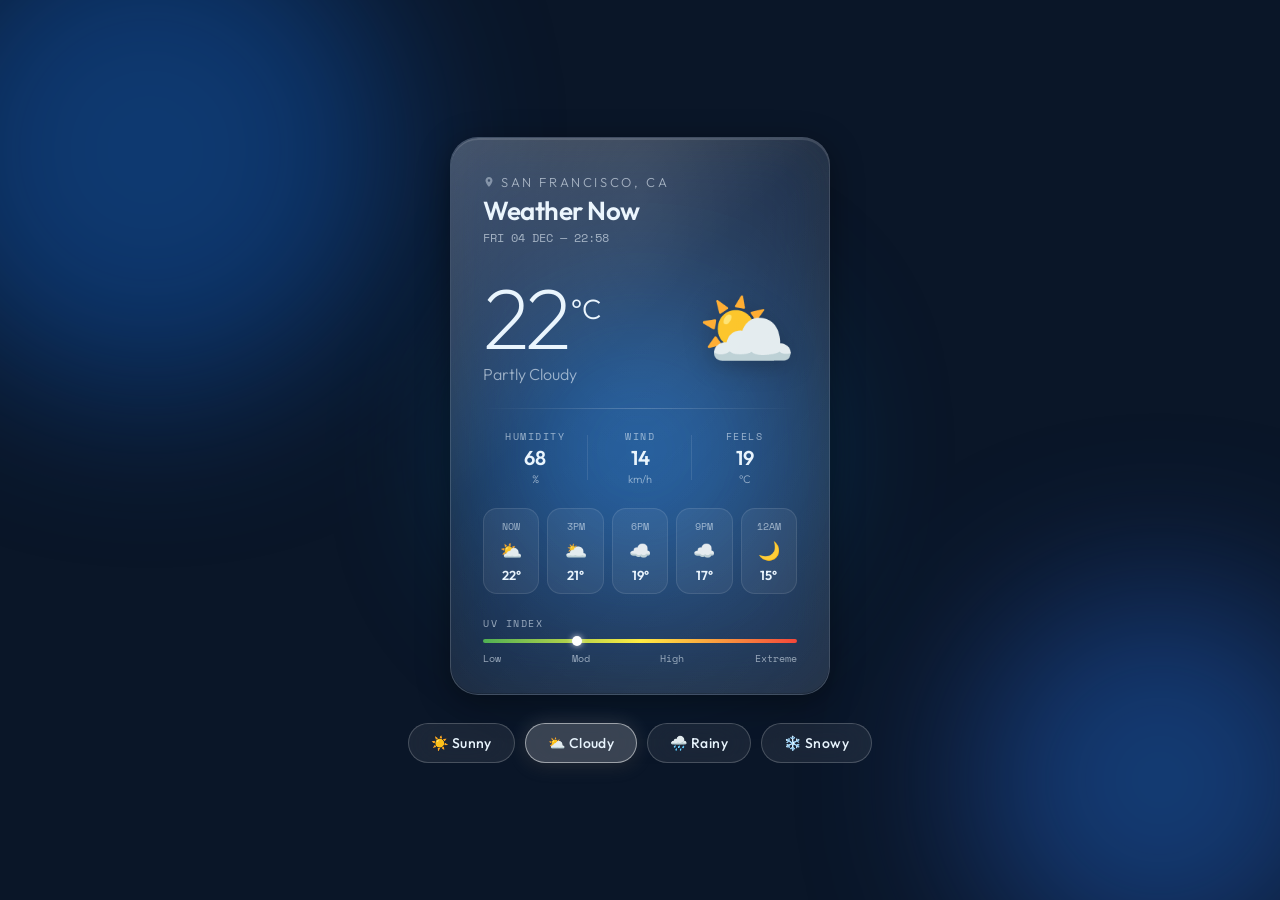
<file: weather-glass.html>
<!DOCTYPE html>
<html lang="en">
<head>
<meta charset="UTF-8">
<meta name="viewport" content="width=device-width, initial-scale=1.0">
<title>Liquid Glass Weather</title>
<link href="https://fonts.googleapis.com/css2?family=Outfit:wght@200;300;400;600;700&family=Space+Mono:wght@400;700&display=swap" rel="stylesheet">
<style>
  *, *::before, *::after { box-sizing: border-box; margin: 0; padding: 0; }

  :root {
    --bg1: #0a1628;
    --bg2: #1a2a4a;
    --accent: #4fc3f7;
    --glass-bg: rgba(255,255,255,0.08);
    --glass-border: rgba(255,255,255,0.18);
    --glass-shadow: rgba(0,0,0,0.4);
    --text: #e8f4fd;
    --sub: rgba(232,244,253,0.6);
  }

  body {
    font-family: 'Outfit', sans-serif;
    background: var(--bg1);
    min-height: 100vh;
    display: flex;
    flex-direction: column;
    align-items: center;
    justify-content: center;
    overflow: hidden;
    color: var(--text);
    transition: background 1.5s ease;
  }

  /* Animated background blobs */
  .bg-scene {
    position: fixed;
    inset: 0;
    z-index: 0;
    overflow: hidden;
  }

  .blob {
    position: absolute;
    border-radius: 50%;
    filter: blur(80px);
    opacity: 0.5;
    animation: blobFloat 8s ease-in-out infinite alternate;
    transition: background 1.5s ease, width 1.5s ease, height 1.5s ease;
  }

  .blob-1 { width: 500px; height: 500px; top: -100px; left: -100px; background: radial-gradient(circle, #1565c0, #0d47a1); animation-delay: 0s; }
  .blob-2 { width: 400px; height: 400px; bottom: -80px; right: -80px; background: radial-gradient(circle, #1976d2, #283593); animation-delay: -3s; }
  .blob-3 { width: 300px; height: 300px; top: 50%; left: 50%; transform: translate(-50%,-50%); background: radial-gradient(circle, #0288d1, #01579b); animation-delay: -6s; }

  @keyframes blobFloat {
    0% { transform: translate(0,0) scale(1); }
    100% { transform: translate(30px, 20px) scale(1.1); }
  }

  /* Particle canvas */
  #particles { position: fixed; inset: 0; z-index: 1; pointer-events: none; }

  /* Main card */
  .scene {
    perspective: 1200px;
    z-index: 10;
    position: relative;
  }

  .card {
    width: 380px;
    border-radius: 28px;
    padding: 36px 32px 28px;
    background: var(--glass-bg);
    backdrop-filter: blur(32px) saturate(180%);
    -webkit-backdrop-filter: blur(32px) saturate(180%);
    border: 1.5px solid var(--glass-border);
    box-shadow:
      0 8px 32px var(--glass-shadow),
      0 2px 0 rgba(255,255,255,0.12) inset,
      0 -1px 0 rgba(0,0,0,0.2) inset;
    transform-style: preserve-3d;
    transition: transform 0.08s ease-out, box-shadow 0.3s ease;
    will-change: transform;
    position: relative;
    overflow: hidden;
  }

  /* Liquid shimmer overlay */
  .card::before {
    content: '';
    position: absolute;
    inset: 0;
    background: linear-gradient(135deg, rgba(255,255,255,0.15) 0%, transparent 40%, rgba(255,255,255,0.05) 100%);
    border-radius: 28px;
    pointer-events: none;
    transition: opacity 0.3s;
  }

  /* Refraction highlight that moves with tilt */
  .card::after {
    content: '';
    position: absolute;
    top: -50%;
    left: -50%;
    width: 200%;
    height: 200%;
    background: radial-gradient(ellipse at var(--mx, 50%) var(--my, 30%), rgba(255,255,255,0.12) 0%, transparent 60%);
    pointer-events: none;
    transition: background 0.1s;
  }

  .location {
    font-size: 13px;
    font-weight: 300;
    letter-spacing: 0.2em;
    text-transform: uppercase;
    color: var(--sub);
    margin-bottom: 4px;
    display: flex;
    align-items: center;
    gap: 6px;
  }

  .location svg { opacity: 0.7; }

  .city { font-size: 26px; font-weight: 600; letter-spacing: -0.5px; margin-bottom: 2px; }
  
  .date {
    font-size: 12px;
    color: var(--sub);
    font-family: 'Space Mono', monospace;
    margin-bottom: 28px;
  }

  .main-weather {
    display: flex;
    align-items: center;
    justify-content: space-between;
    margin-bottom: 24px;
  }

  .temp-block {}
  .temp {
    font-size: 86px;
    font-weight: 200;
    line-height: 1;
    letter-spacing: -4px;
    position: relative;
    display: inline-block;
  }
  .temp sup {
    font-size: 28px;
    font-weight: 300;
    vertical-align: super;
    letter-spacing: 0;
    margin-left: 4px;
  }
  .condition {
    font-size: 16px;
    font-weight: 300;
    color: var(--sub);
    margin-top: 4px;
  }

  .weather-icon {
    font-size: 80px;
    line-height: 1;
    filter: drop-shadow(0 4px 12px rgba(0,0,0,0.3));
    animation: iconFloat 4s ease-in-out infinite;
    user-select: none;
  }

  @keyframes iconFloat {
    0%, 100% { transform: translateY(0px) rotate(-3deg); }
    50% { transform: translateY(-10px) rotate(3deg); }
  }

  /* Glass divider */
  .divider {
    height: 1px;
    background: linear-gradient(90deg, transparent, rgba(255,255,255,0.2), transparent);
    margin-bottom: 20px;
  }

  /* Stats row */
  .stats {
    display: flex;
    justify-content: space-between;
    margin-bottom: 22px;
  }

  .stat {
    display: flex;
    flex-direction: column;
    align-items: center;
    gap: 4px;
    flex: 1;
    position: relative;
  }

  .stat:not(:last-child)::after {
    content: '';
    position: absolute;
    right: 0;
    top: 10%;
    height: 80%;
    width: 1px;
    background: rgba(255,255,255,0.1);
  }

  .stat-label {
    font-size: 10px;
    letter-spacing: 0.15em;
    text-transform: uppercase;
    color: var(--sub);
    font-family: 'Space Mono', monospace;
  }

  .stat-value {
    font-size: 20px;
    font-weight: 600;
    line-height: 1;
  }

  .stat-unit {
    font-size: 11px;
    color: var(--sub);
    font-weight: 300;
  }

  /* Hourly forecast */
  .hourly {
    display: flex;
    gap: 8px;
    margin-bottom: 22px;
    overflow: hidden;
  }

  .hour {
    flex: 1;
    background: rgba(255,255,255,0.06);
    border: 1px solid rgba(255,255,255,0.1);
    border-radius: 14px;
    padding: 10px 6px;
    display: flex;
    flex-direction: column;
    align-items: center;
    gap: 5px;
    transition: background 0.3s, transform 0.2s;
    cursor: default;
  }

  .hour:hover {
    background: rgba(255,255,255,0.12);
    transform: translateY(-2px);
  }

  .hour-time { font-size: 10px; color: var(--sub); font-family: 'Space Mono', monospace; }
  .hour-icon { font-size: 18px; }
  .hour-temp { font-size: 13px; font-weight: 600; }

  /* Buttons */
  .controls {
    display: flex;
    gap: 10px;
    justify-content: center;
    margin-top: 28px;
    z-index: 10;
    position: relative;
  }

  .btn {
    padding: 10px 22px;
    border-radius: 50px;
    border: 1.5px solid rgba(255,255,255,0.2);
    background: rgba(255,255,255,0.07);
    backdrop-filter: blur(20px);
    color: var(--text);
    font-family: 'Outfit', sans-serif;
    font-size: 14px;
    font-weight: 500;
    cursor: pointer;
    letter-spacing: 0.03em;
    transition: all 0.25s ease;
    position: relative;
    overflow: hidden;
  }

  .btn::before {
    content: '';
    position: absolute;
    inset: 0;
    background: linear-gradient(135deg, rgba(255,255,255,0.15), transparent);
    opacity: 0;
    transition: opacity 0.25s;
  }

  .btn:hover { 
    border-color: rgba(255,255,255,0.4);
    background: rgba(255,255,255,0.14);
    transform: translateY(-2px);
    box-shadow: 0 8px 24px rgba(0,0,0,0.3);
  }
  .btn:hover::before { opacity: 1; }
  .btn:active { transform: translateY(0); }

  .btn.active {
    border-color: rgba(255,255,255,0.5);
    background: rgba(255,255,255,0.2);
    box-shadow: 0 0 20px rgba(255,255,255,0.15), 0 4px 16px rgba(0,0,0,0.3);
  }

  /* Weather mode transitions */
  body.sunny .blob-1 { background: radial-gradient(circle, #f57f17, #e65100); }
  body.sunny .blob-2 { background: radial-gradient(circle, #ff8f00, #bf360c); }
  body.sunny .blob-3 { background: radial-gradient(circle, #ffd600, #ff6f00); }

  body.rainy .blob-1 { background: radial-gradient(circle, #1a237e, #283593); }
  body.rainy .blob-2 { background: radial-gradient(circle, #263238, #37474f); }
  body.rainy .blob-3 { background: radial-gradient(circle, #1565c0, #0d47a1); }

  body.snowy .blob-1 { background: radial-gradient(circle, #b0bec5, #78909c); }
  body.snowy .blob-2 { background: radial-gradient(circle, #cfd8dc, #90a4ae); }
  body.snowy .blob-3 { background: radial-gradient(circle, #eceff1, #b0bec5); }

  /* UV bar */
  .uv-bar {
    height: 4px;
    border-radius: 99px;
    background: linear-gradient(90deg, #4caf50, #ffeb3b, #f44336);
    position: relative;
    margin-top: 2px;
    overflow: visible;
  }

  .uv-indicator {
    position: absolute;
    top: 50%;
    transform: translate(-50%, -50%);
    width: 10px; height: 10px;
    background: white;
    border-radius: 50%;
    box-shadow: 0 0 6px rgba(255,255,255,0.8);
    transition: left 0.6s cubic-bezier(0.34, 1.56, 0.64, 1);
  }

  .label-row {
    display: flex;
    justify-content: space-between;
    font-size: 10px;
    color: var(--sub);
    font-family: 'Space Mono', monospace;
    margin-top: 8px;
  }

  /* Glow pulse for active weather icon */
  @keyframes sunPulse {
    0%, 100% { text-shadow: 0 0 20px rgba(255,200,0,0.4); }
    50% { text-shadow: 0 0 40px rgba(255,200,0,0.9), 0 0 80px rgba(255,150,0,0.4); }
  }
  @keyframes rainDrip { 0%,100% { filter: drop-shadow(0 4px 12px rgba(100,180,255,0.3)); } 50% { filter: drop-shadow(0 8px 20px rgba(100,180,255,0.7)); } }
  @keyframes snowGlow { 0%,100% { filter: drop-shadow(0 0 10px rgba(200,230,255,0.4)); } 50% { filter: drop-shadow(0 0 24px rgba(200,230,255,0.9)); } }

  .icon-sunny { animation: iconFloat 4s ease-in-out infinite, sunPulse 3s ease-in-out infinite; }
  .icon-rainy { animation: iconFloat 2s ease-in-out infinite, rainDrip 2s ease-in-out infinite; }
  .icon-snowy { animation: iconFloat 6s ease-in-out infinite, snowGlow 3s ease-in-out infinite; }
</style>
</head>
<body class="cloudy">

<div class="bg-scene">
  <div class="blob blob-1"></div>
  <div class="blob blob-2"></div>
  <div class="blob blob-3"></div>
</div>

<canvas id="particles"></canvas>

<div class="scene">
  <div class="card" id="card">
    <div class="location">
      <svg width="12" height="12" viewBox="0 0 24 24" fill="currentColor"><path d="M12 2C8.13 2 5 5.13 5 9c0 5.25 7 13 7 13s7-7.75 7-13c0-3.87-3.13-7-7-7zm0 9.5c-1.38 0-2.5-1.12-2.5-2.5s1.12-2.5 2.5-2.5 2.5 1.12 2.5 2.5-1.12 2.5-2.5 2.5z"/></svg>
      San Francisco, CA
    </div>
    <div class="city">Weather Now</div>
    <div class="date" id="dateDisplay">SAT 21 FEB — 14:30</div>

    <div class="main-weather">
      <div class="temp-block">
        <div class="temp" id="tempDisplay">22<sup>°C</sup></div>
        <div class="condition" id="conditionDisplay">Partly Cloudy</div>
      </div>
      <div class="weather-icon" id="mainIcon">⛅</div>
    </div>

    <div class="divider"></div>

    <div class="stats">
      <div class="stat">
        <div class="stat-label">Humidity</div>
        <div class="stat-value" id="humidity">68</div>
        <div class="stat-unit">%</div>
      </div>
      <div class="stat">
        <div class="stat-label">Wind</div>
        <div class="stat-value" id="wind">14</div>
        <div class="stat-unit">km/h</div>
      </div>
      <div class="stat">
        <div class="stat-label">Feels</div>
        <div class="stat-value" id="feels">19</div>
        <div class="stat-unit">°C</div>
      </div>
    </div>

    <div class="hourly" id="hourly">
      <!-- Filled by JS -->
    </div>

    <div class="stat-label" style="margin-bottom:8px;">UV Index</div>
    <div class="uv-bar">
      <div class="uv-indicator" id="uvDot" style="left: 30%;"></div>
    </div>
    <div class="label-row"><span>Low</span><span>Mod</span><span>High</span><span>Extreme</span></div>
  </div>
</div>

<div class="controls">
  <button class="btn" onclick="setWeather('sunny')">☀️ Sunny</button>
  <button class="btn active" onclick="setWeather('cloudy')">⛅ Cloudy</button>
  <button class="btn" onclick="setWeather('rainy')">🌧️ Rainy</button>
  <button class="btn" onclick="setWeather('snowy')">❄️ Snowy</button>
</div>

<script>
// --- Weather Data ---
const weatherData = {
  sunny: {
    temp: 31, condition: 'Sunny & Clear', icon: '☀️', iconClass: 'icon-sunny',
    humidity: 42, wind: 8, feels: 34, uv: 85,
    hours: [
      { time:'NOW', icon:'☀️', temp:31 }, { time:'3PM', icon:'☀️', temp:30 },
      { time:'6PM', icon:'🌤️', temp:27 }, { time:'9PM', icon:'🌙', temp:22 },
      { time:'12AM', icon:'🌙', temp:19 },
    ]
  },
  cloudy: {
    temp: 22, condition: 'Partly Cloudy', icon: '⛅', iconClass: '',
    humidity: 68, wind: 14, feels: 19, uv: 30,
    hours: [
      { time:'NOW', icon:'⛅', temp:22 }, { time:'3PM', icon:'🌥️', temp:21 },
      { time:'6PM', icon:'☁️', temp:19 }, { time:'9PM', icon:'☁️', temp:17 },
      { time:'12AM', icon:'🌙', temp:15 },
    ]
  },
  rainy: {
    temp: 14, condition: 'Heavy Rain', icon: '🌧️', iconClass: 'icon-rainy',
    humidity: 91, wind: 23, feels: 11, uv: 5,
    hours: [
      { time:'NOW', icon:'🌧️', temp:14 }, { time:'3PM', icon:'🌧️', temp:13 },
      { time:'6PM', icon:'⛈️', temp:12 }, { time:'9PM', icon:'🌦️', temp:13 },
      { time:'12AM', icon:'🌧️', temp:12 },
    ]
  },
  snowy: {
    temp: -3, condition: 'Snowfall', icon: '❄️', iconClass: 'icon-snowy',
    humidity: 85, wind: 11, feels: -9, uv: 10,
    hours: [
      { time:'NOW', icon:'❄️', temp:-3 }, { time:'3PM', icon:'🌨️', temp:-4 },
      { time:'6PM', icon:'❄️', temp:-6 }, { time:'9PM', icon:'🌨️', temp:-7 },
      { time:'12AM', icon:'❄️', temp:-8 },
    ]
  }
};

let currentWeather = 'cloudy';

function setWeather(type) {
  currentWeather = type;
  const d = weatherData[type];

  // Update body class
  document.body.className = type;

  // Update buttons
  document.querySelectorAll('.btn').forEach(b => b.classList.remove('active'));
  event.currentTarget.classList.add('active');

  // Update card
  document.getElementById('conditionDisplay').textContent = d.condition;
  
  const icon = document.getElementById('mainIcon');
  icon.style.transform = 'scale(0.5) rotate(20deg)';
  icon.style.opacity = '0';
  setTimeout(() => {
    icon.textContent = d.icon;
    icon.className = 'weather-icon ' + d.iconClass;
    icon.style.transition = 'transform 0.5s cubic-bezier(0.34,1.56,0.64,1), opacity 0.4s';
    icon.style.transform = '';
    icon.style.opacity = '1';
  }, 200);

  // Animate numbers
  animateNumber('humidity', d.humidity, '%');
  animateNumber('wind', d.wind, '');
  animateNumber('feels', d.feels, '');

  const tempEl = document.getElementById('tempDisplay');
  tempEl.innerHTML = d.temp + '<sup>°C</sup>';

  // UV dot
  document.getElementById('uvDot').style.left = d.uv + '%';

  // Hourly
  const hourly = document.getElementById('hourly');
  hourly.innerHTML = d.hours.map(h => `
    <div class="hour">
      <div class="hour-time">${h.time}</div>
      <div class="hour-icon">${h.icon}</div>
      <div class="hour-temp">${h.temp}°</div>
    </div>
  `).join('');

  // Particles
  initParticles(type);
}

function animateNumber(id, target, suffix) {
  const el = document.getElementById(id);
  const start = parseInt(el.textContent) || 0;
  const duration = 600;
  const startTime = performance.now();
  function update(now) {
    const p = Math.min((now - startTime) / duration, 1);
    const ease = 1 - Math.pow(1 - p, 3);
    el.textContent = Math.round(start + (target - start) * ease);
    if (p < 1) requestAnimationFrame(update);
  }
  requestAnimationFrame(update);
}

// --- 3D Tilt ---
const card = document.getElementById('card');
const scene = card.closest('.scene');

document.addEventListener('mousemove', e => {
  const rect = scene.getBoundingClientRect();
  const cx = rect.left + rect.width / 2;
  const cy = rect.top + rect.height / 2;
  const dx = (e.clientX - cx) / (window.innerWidth / 2);
  const dy = (e.clientY - cy) / (window.innerHeight / 2);
  const rotX = -dy * 18;
  const rotY = dx * 18;
  card.style.transform = `rotateX(${rotX}deg) rotateY(${rotY}deg) scale(1.02)`;
  card.style.boxShadow = `
    ${-rotY * 2}px ${rotX * 2}px 48px rgba(0,0,0,0.5),
    0 2px 0 rgba(255,255,255,0.12) inset
  `;
  // Move refraction highlight
  const mx = ((e.clientX - rect.left) / rect.width) * 100;
  const my = ((e.clientY - rect.top) / rect.height) * 100;
  card.style.setProperty('--mx', mx + '%');
  card.style.setProperty('--my', my + '%');
});

document.addEventListener('mouseleave', () => {
  card.style.transform = '';
  card.style.boxShadow = '';
});

scene.addEventListener('mouseleave', () => {
  card.style.transform = 'rotateX(0deg) rotateY(0deg) scale(1)';
  card.style.transition = 'transform 0.6s cubic-bezier(0.34,1.56,0.64,1), box-shadow 0.6s ease';
  setTimeout(() => { card.style.transition = 'transform 0.08s ease-out, box-shadow 0.3s ease'; }, 600);
});

// --- Particles ---
const canvas = document.getElementById('particles');
const ctx = canvas.getContext('2d');
let particles = [];
let animFrame;

function resize() {
  canvas.width = window.innerWidth;
  canvas.height = window.innerHeight;
}
window.addEventListener('resize', resize);
resize();

function initParticles(type) {
  cancelAnimationFrame(animFrame);
  particles = [];
  if (type === 'sunny') {
    for (let i = 0; i < 30; i++) particles.push(createDust());
  } else if (type === 'rainy') {
    for (let i = 0; i < 120; i++) particles.push(createRain());
  } else if (type === 'snowy') {
    for (let i = 0; i < 80; i++) particles.push(createSnow());
  }
  if (particles.length) animateParticles();
  else { ctx.clearRect(0, 0, canvas.width, canvas.height); }
}

function createDust() {
  return { x: Math.random()*canvas.width, y: Math.random()*canvas.height, r: Math.random()*2+0.5, vx: (Math.random()-0.5)*0.4, vy: -Math.random()*0.3-0.1, alpha: Math.random()*0.5+0.1, type:'dust' };
}
function createRain() {
  return { x: Math.random()*canvas.width, y: Math.random()*canvas.height - canvas.height, vx: 1.5, vy: Math.random()*12+8, len: Math.random()*18+10, alpha: Math.random()*0.5+0.2, type:'rain' };
}
function createSnow() {
  return { x: Math.random()*canvas.width, y: Math.random()*canvas.height, r: Math.random()*4+1.5, vx: Math.sin(Date.now()*0.001 + Math.random()*10)*0.5, vy: Math.random()*0.8+0.3, alpha: Math.random()*0.7+0.2, wobble: Math.random()*100, type:'snow' };
}

function animateParticles() {
  ctx.clearRect(0, 0, canvas.width, canvas.height);
  particles.forEach((p, i) => {
    ctx.globalAlpha = p.alpha;
    if (p.type === 'rain') {
      ctx.strokeStyle = 'rgba(150,200,255,1)';
      ctx.lineWidth = 1;
      ctx.beginPath();
      ctx.moveTo(p.x, p.y);
      ctx.lineTo(p.x + p.vx, p.y + p.len);
      ctx.stroke();
      p.x += p.vx; p.y += p.vy;
      if (p.y > canvas.height) { p.y = -20; p.x = Math.random()*canvas.width; }
    } else if (p.type === 'snow') {
      p.wobble += 0.02;
      p.x += Math.sin(p.wobble) * 0.5;
      p.y += p.vy;
      ctx.fillStyle = 'rgba(220,240,255,1)';
      ctx.beginPath();
      ctx.arc(p.x, p.y, p.r, 0, Math.PI*2);
      ctx.fill();
      if (p.y > canvas.height) { p.y = -10; p.x = Math.random()*canvas.width; }
    } else if (p.type === 'dust') {
      p.x += p.vx; p.y += p.vy;
      ctx.fillStyle = 'rgba(255,200,80,1)';
      ctx.beginPath();
      ctx.arc(p.x, p.y, p.r, 0, Math.PI*2);
      ctx.fill();
      if (p.y < 0) { p.y = canvas.height; p.x = Math.random()*canvas.width; }
    }
  });
  ctx.globalAlpha = 1;
  animFrame = requestAnimationFrame(animateParticles);
}

// --- Date ---
function updateDate() {
  const now = new Date();
  const days = ['SUN','MON','TUE','WED','THU','FRI','SAT'];
  const months = ['JAN','FEB','MAR','APR','MAY','JUN','JUL','AUG','SEP','OCT','NOV','DEC'];
  const h = String(now.getHours()).padStart(2,'0');
  const m = String(now.getMinutes()).padStart(2,'0');
  document.getElementById('dateDisplay').textContent =
    `${days[now.getDay()]} ${String(now.getDate()).padStart(2,'0')} ${months[now.getMonth()]} — ${h}:${m}`;
}
updateDate();
setInterval(updateDate, 30000);

// Init default
initParticles('cloudy');
// Pre-fill hourly for cloudy
const d = weatherData.cloudy;
document.getElementById('hourly').innerHTML = d.hours.map(h => `
  <div class="hour">
    <div class="hour-time">${h.time}</div>
    <div class="hour-icon">${h.icon}</div>
    <div class="hour-temp">${h.temp}°</div>
  </div>
`).join('');
document.getElementById('tempDisplay').innerHTML = d.temp + '<sup>°C</sup>';
</script>
</body>
</html>
</file>
